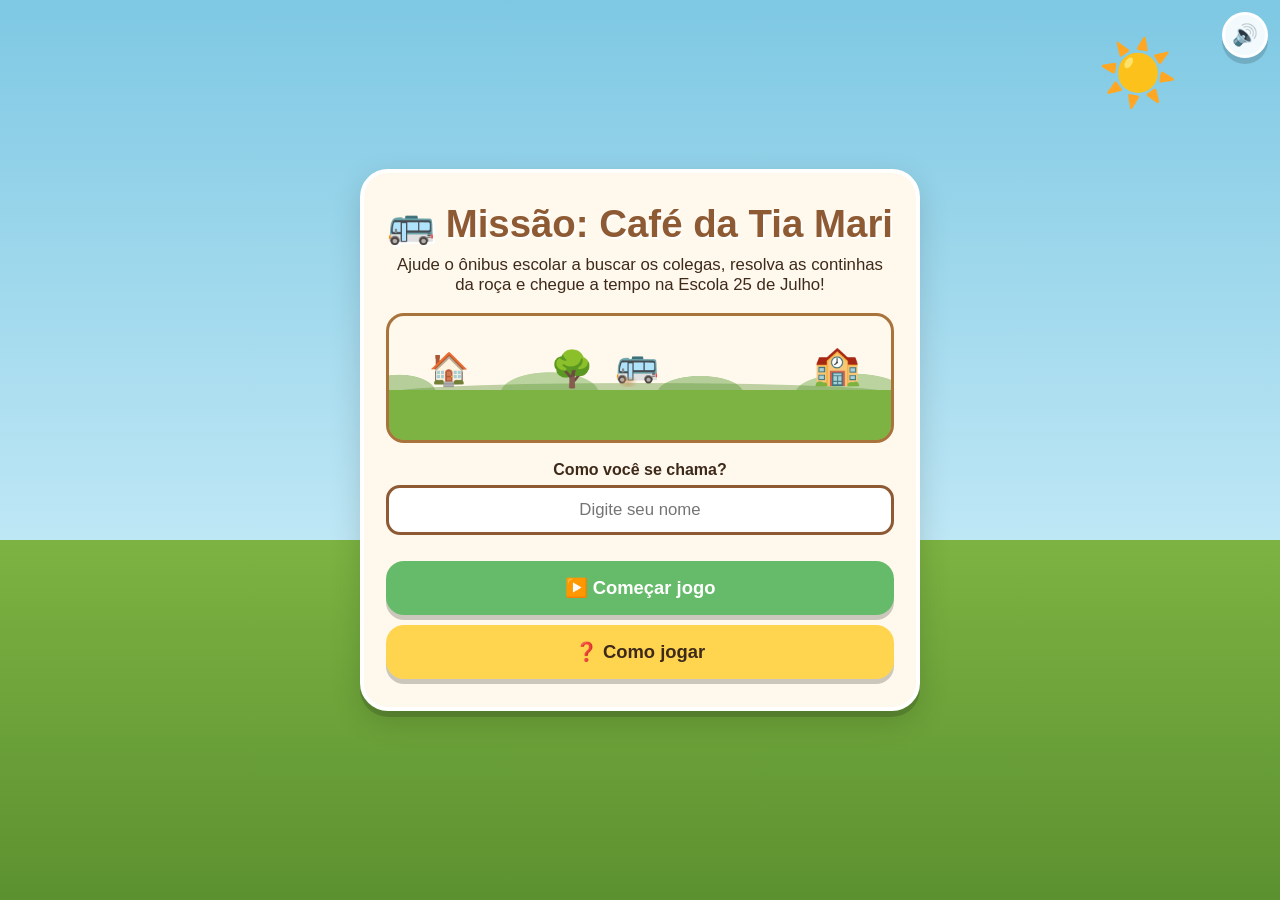
<file: index.html>
<!DOCTYPE html>
<html lang="pt-BR">
<head>
<meta charset="UTF-8">
<meta name="viewport" content="width=device-width, initial-scale=1.0, maximum-scale=1.0">
<title>Missão: Café da Tia Mari</title>
<link rel="stylesheet" href="style.css">
</head>
<body>

<div class="sky-bg" aria-hidden="true">
  <div class="sun">☀️</div>
  <div class="cloud cloud1">☁️</div>
  <div class="cloud cloud2">☁️</div>
  <div class="cloud cloud3">☁️</div>
</div>

<button id="btn-mute" class="mute-btn" title="Som ligado/desligado">🔊</button>

<!-- ===================== TELA INICIAL ===================== -->
<section id="screen-start" class="screen active">
  <div class="start-card">
    <h1 class="title">🚌 Missão: Café da Tia Mari</h1>
    <p class="subtitle">Ajude o ônibus escolar a buscar os colegas, resolva as continhas da roça e chegue a tempo na Escola 25 de Julho!</p>

    <div class="start-scene" aria-hidden="true">
      <div class="parallax-hills"></div>
      <div class="scene-hill"></div>
      <div class="scene-house">🏠</div>
      <div class="scene-tree">🌳</div>
      <div class="scene-bus">🚌</div>
      <div class="scene-dust"></div>
      <div class="scene-school">🏫</div>
      <div class="scene-grass"></div>
    </div>

    <label class="name-label" for="playerName">Como você se chama?</label>
    <input type="text" id="playerName" class="name-input" placeholder="Digite seu nome" maxlength="20">

    <button id="btn-start" class="btn btn-big btn-primary">▶️ Começar jogo</button>
    <button id="btn-howto" class="btn btn-big btn-secondary">❓ Como jogar</button>
  </div>
</section>

<!-- ===================== COMO JOGAR ===================== -->
<section id="screen-howto" class="screen">
  <div class="card howto-card">
    <h2>❓ Como jogar</h2>
    <ul class="howto-list">
      <li>🚌 O ônibus vai passar nas casas dos colegas.</li>
      <li>🔢 Em cada parada, responda uma continha de matemática da roça.</li>
      <li>✅ Acertou? O colega entra no ônibus, você ganha pontos e uma figurinha!</li>
      <li>❌ Errou? Não tem problema, a viagem continua!</li>
      <li>🎯 Junte 100 pontos para chegar à escola a tempo do café!</li>
      <li>🆘 Use as ajudas se precisar: colegas, carta e professora.</li>
      <li>🔥 Acerte seguido para fazer sequências especiais!</li>
    </ul>
    <button id="btn-howto-back" class="btn btn-big btn-primary">⬅️ Voltar</button>
  </div>
</section>

<!-- ===================== TELA DO MAPA ===================== -->
<section id="screen-map" class="screen">
  <header class="hud">
    <div class="hud-item">
      <span class="hud-label">Pontos</span>
      <span class="hud-value" id="hud-score">0</span>
      <span class="hud-goal">/ 100</span>
    </div>
    <div class="hud-progress-wrap">
      <div class="hud-progress-bar"><div id="hud-progress-fill" class="hud-progress-fill"></div></div>
    </div>
    <div class="hud-item">
      <span class="hud-label">No ônibus</span>
      <span class="hud-value" id="hud-onbus">0/11</span>
    </div>
    <div class="hud-item">
      <span class="hud-label">Parada</span>
      <span class="hud-value" id="hud-stop">0/11</span>
    </div>
  </header>

  <div id="streak-banner" class="streak-banner"></div>

  <div class="map-wrap">
    <div class="parallax-clouds" aria-hidden="true">
      <span>☁️</span><span>☁️</span><span>☁️</span>
    </div>
    <div class="parallax-hills-map" aria-hidden="true"></div>
    <div class="road" id="road">
      <div class="road-line"></div>
      <!-- houses injected by JS -->
    </div>
  </div>

  <div class="bus-panel">
    <h3>🚌 No ônibus:</h3>
    <div id="bus-passengers" class="bus-passengers"></div>
  </div>

  <div class="sticker-album">
    <h3>🏅 Álbum de figurinhas</h3>
    <div id="sticker-list" class="sticker-list"></div>
  </div>
</section>

<!-- ===================== TELA: PAUSA / MINI-EVENTO ===================== -->
<section id="screen-event" class="screen">
  <div class="card event-card">
    <div class="event-emoji" id="event-emoji">🐄</div>
    <p class="event-text" id="event-text">Uma vaquinha atravessa a estrada devagar...</p>
    <button id="btn-event-continue" class="btn btn-big btn-primary">▶️ Continuar viagem</button>
  </div>
</section>

<!-- ===================== TELA DE DESAFIO ===================== -->
<section id="screen-question" class="screen">
  <div class="question-card">
    <div class="stop-banner" id="stop-banner">Parada: Casa de ...</div>
    <div class="category-tag" id="category-tag">Categoria</div>
    <div class="question-visual" id="question-visual"></div>
    <p class="question-text" id="question-text">Pergunta...</p>

    <div class="answers-grid" id="answers-grid">
      <!-- buttons injected by JS -->
    </div>

    <div class="help-bar">
      <button id="btn-help-friends" class="btn btn-help">👫 Ajuda dos colegas <span id="help-friends-count" class="help-count">2</span></button>
      <button id="btn-help-card" class="btn btn-help">🃏 Carta de ajuda <span id="help-card-count" class="help-count">3</span></button>
      <button id="btn-help-teacher" class="btn btn-help">☎️ Ligar para a professora <span id="help-teacher-count" class="help-count">1</span></button>
    </div>

    <div id="feedback-banner" class="feedback-banner"></div>
  </div>
</section>

<!-- ===================== MODAL: AJUDA DOS COLEGAS ===================== -->
<div id="modal-friends" class="modal-overlay">
  <div class="modal-box bus-interior">
    <h3>👫 Ajuda dos colegas</h3>
    <div id="friends-votes" class="friends-votes"></div>
    <button id="btn-friends-close" class="btn btn-big btn-primary">✅ Voltar para responder</button>
  </div>
</div>

<!-- ===================== MODAL: CARTA DE AJUDA ===================== -->
<div id="modal-card" class="modal-overlay">
  <div class="modal-box card-modal">
    <h3>🃏 Carta de ajuda</h3>
    <div class="help-card" id="help-card-visual">
      <div class="help-card-inner">
        <div class="help-card-icon" id="card-icon">🎴</div>
        <div class="help-card-title" id="card-title">Virando a carta...</div>
        <div class="help-card-text" id="card-text"></div>
      </div>
    </div>
    <button id="btn-card-close" class="btn btn-big btn-primary">✅ Continuar</button>
  </div>
</div>

<!-- ===================== MODAL: LIGAR PARA PROFESSORA ===================== -->
<div id="modal-teacher" class="modal-overlay">
  <div class="modal-box teacher-modal">
    <h3 id="teacher-calling">☎️ Ligando para a Professora Dirlene...</h3>
    <div class="phone-call">
      <div class="teacher-avatar">👩‍🏫</div>
      <div class="phone-icon">📞</div>
    </div>
    <div class="teacher-bubble" id="teacher-tip"></div>
    <button id="btn-teacher-close" class="btn btn-big btn-primary">✅ Obrigado, professora!</button>
  </div>
</div>

<!-- ===================== TELA DESAFIOS EXTRAS ===================== -->
<section id="screen-extra-intro" class="screen">
  <div class="card">
    <h2>🚌 Quase lá!</h2>
    <p class="extra-text">O ônibus chegou pertinho da escola, mas ainda faltam alguns pontos para liberar o Café da Tia Mari!</p>
    <p class="extra-text">Vamos responder mais alguns desafios extras! 💪</p>
    <button id="btn-extra-continue" class="btn btn-big btn-primary">▶️ Continuar</button>
  </div>
</section>

<!-- ===================== TELA FINAL ===================== -->
<section id="screen-final" class="screen">
  <div class="card final-card">
    <div class="final-scene" aria-hidden="true">🏫🎉</div>
    <h2 id="final-title">Parabéns! Você chegou a tempo para o Café da Tia Mari!</h2>

    <div class="reward-steps" id="reward-steps">
      <div class="reward-step" id="reward-1">☕ Café da Tia Mari liberado</div>
      <div class="reward-step" id="reward-2">🏆 Prêmio da Professora Dirlene conquistado</div>
      <div class="reward-step" id="reward-3">🌟 Prêmio Master da Professora Ana conquistado</div>
    </div>

    <div class="certificate" id="certificate">
      <div class="certificate-title">🎓 Certificado de Guardião do Ônibus Escolar 🎓</div>
      <div class="certificate-name" id="certificate-name">Nome</div>
      <div class="certificate-text">Você ajudou os colegas, respondeu os desafios e chegou à Escola 25 de Julho!</div>
    </div>

    <button id="btn-play-again" class="btn btn-big btn-primary">🔁 Jogar novamente</button>
  </div>
</section>

<!-- Confetti / stars layer -->
<div id="fx-layer" class="fx-layer" aria-hidden="true"></div>

<script src="script.js"></script>
</body>
</html>
</file>
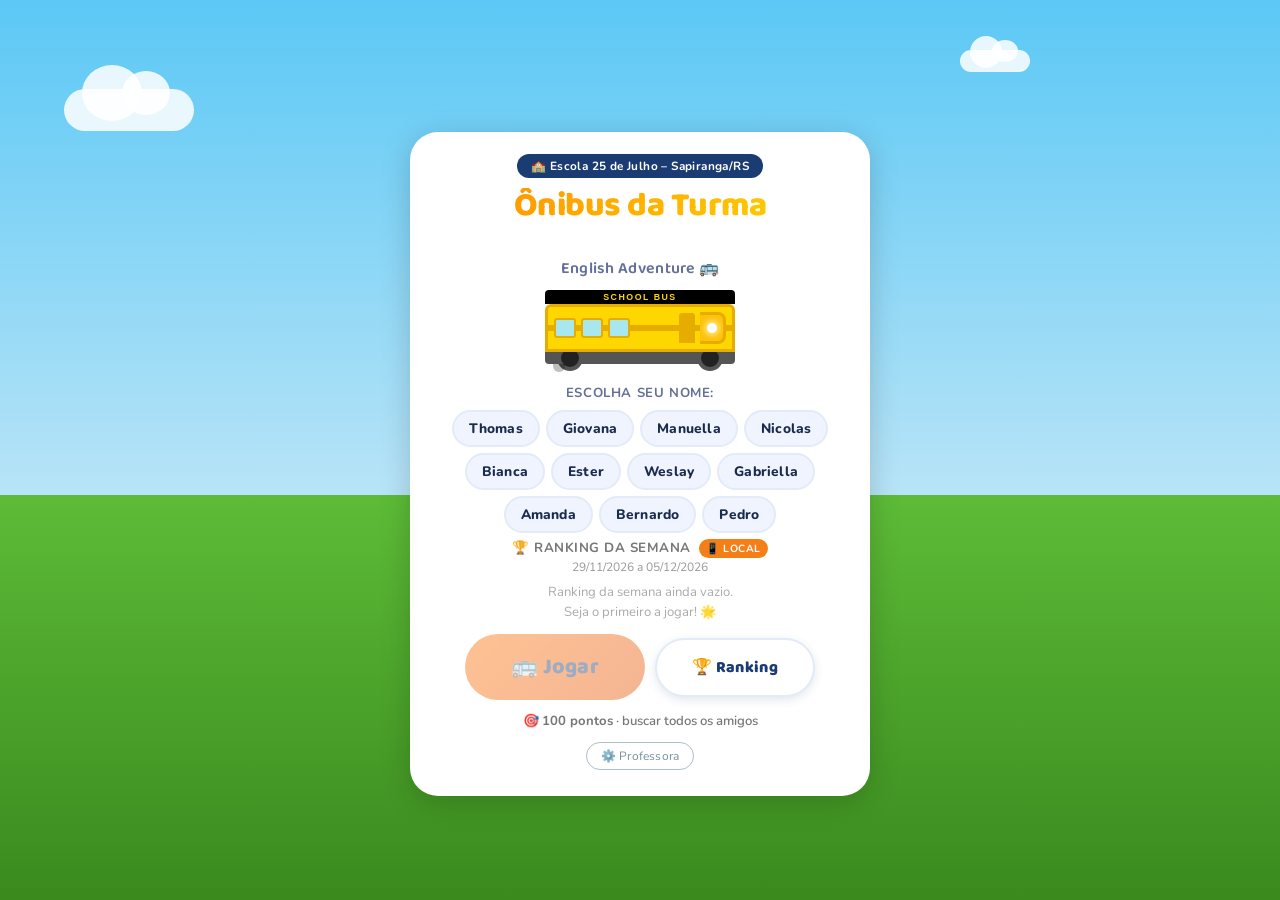
<file: english-bus-adventure/index.html>
<!DOCTYPE html>
<html lang="pt-BR">
<head>
  <meta charset="UTF-8" />
  <meta name="viewport" content="width=device-width, initial-scale=1.0" />
  <title>English Bus Adventure 🚌 – Escola 25 de Julho</title>
  <!-- favicon emoji inline – sem arquivo externo -->
  <link rel="icon" href="data:image/svg+xml,<svg xmlns='http://www.w3.org/2000/svg' viewBox='0 0 100 100'><text y='.9em' font-size='90'>🚌</text></svg>">
  <!-- Tipografia: Baloo 2 (títulos) + Nunito (interface). Requer internet (progressivo). -->
  <link rel="preconnect" href="https://fonts.googleapis.com" />
  <link rel="preconnect" href="https://fonts.gstatic.com" crossorigin />
  <link href="https://fonts.googleapis.com/css2?family=Baloo+2:wght@400;600;700;800;900&family=Nunito:wght@400;600;700;800;900&display=swap" rel="stylesheet" />
  <link rel="stylesheet" href="style.css" />
</head>
<body>

<!-- ══════════════════════════════════════════════
     TELA 1 – BEM-VINDO
     ══════════════════════════════════════════════ -->
<div id="screen-welcome" class="screen active">

  <div class="welcome-sky">
    <div class="cloud c1"></div>
    <div class="cloud c2"></div>
    <div class="cloud c3"></div>
  </div>

  <div class="welcome-card">
    <div class="school-badge">🏫 Escola 25 de Julho – Sapiranga/RS</div>

    <h1 class="game-title">
      <span class="title-bus">Ônibus da Turma</span><br>
      <span class="title-english">English Adventure 🚌</span>
    </h1>

    <!-- ônibus decorativo -->
    <div class="deco-bus" aria-hidden="true">
      <div class="db-sign">SCHOOL BUS</div>
      <div class="db-body">
        <div class="db-stripe"></div>
        <div class="db-windows">
          <div class="db-win"></div>
          <div class="db-win"></div>
          <div class="db-win"></div>
        </div>
        <div class="db-door"></div>
        <div class="db-nose">
          <div class="db-headlight"></div>
        </div>
      </div>
      <div class="db-axle">
        <div class="db-wheel"></div>
        <div class="db-wheel"></div>
      </div>
      <div class="db-exhaust"></div>
    </div>

    <!-- Seletor de aluno -->
    <div class="student-selector">
      <p class="selector-label">Escolha seu nome:</p>
      <div class="student-grid" id="student-grid"><!-- gerado pelo JS --></div>
    </div>
    <!-- prévia de nível do aluno selecionado -->
    <div id="student-level-preview" class="student-level-preview" style="display:none"></div>
    <!-- valor do aluno selecionado (preenchido via JS) -->
    <input type="hidden" id="player-name" value="" />

    <!-- Campo de código secreto (aparece após escolher o nome) -->
    <div id="secret-code-wrap" class="secret-code-wrap" style="display:none">
      <p id="secret-code-label" class="secret-code-label">🔐 Digite seu código secreto:</p>
      <div class="secret-code-row">
        <input id="secret-code-input"
               type="password"
               inputmode="numeric"
               pattern="[0-9]*"
               maxlength="2"
               autocomplete="off"
               placeholder="••"
               class="secret-code-input"
               aria-label="Código secreto de 2 dígitos" />
      </div>
      <p id="secret-code-error" class="secret-code-error" style="display:none"></p>
    </div>

    <!-- Pódio da semana (top 3) -->
    <div id="welcome-podium" class="welcome-podium-wrap"></div>

    <!-- Prévia de presentes (aparece quando aluno selecionado) -->
    <div id="gift-preview-wrap" class="gift-preview-wrap" style="display:none"></div>

    <div class="welcome-actions">
      <button id="btn-play" class="btn-play" disabled>🚌 Jogar</button>
      <button id="btn-ranking" class="btn-ranking">🏆 Ranking</button>
    </div>
    <div class="welcome-gift-actions" id="welcome-gift-actions" style="display:none">
      <button id="btn-send-gift-welcome" class="btn-gift-action">🎁 Mandar presente</button>
      <button id="btn-my-gifts-welcome" class="btn-gift-secondary">📬 Presentes<span id="btn-my-gifts-badge" class="gift-badge" style="display:none"></span></button>
    </div>

    <p class="welcome-goal">🎯 <strong>100 pontos</strong> · buscar todos os amigos</p>

    <!-- Botão discreto ADM (canto inferior) -->
    <button id="btn-admin" class="btn-admin-access" aria-label="Área da Professora">⚙️ Professora</button>
  </div>

  <div class="welcome-ground"></div>
</div><!-- /screen-welcome -->


<!-- ══════════════════════════════════════════════
     TELA 2 – JOGO
     ══════════════════════════════════════════════ -->
<div id="screen-game" class="screen">

  <!-- Cabeçalho -->
  <header id="game-header">
    <div id="score-area">
      <span class="star-icon">⭐</span>
      <span id="score-val">0</span>
      <span class="score-of">/100</span>
    </div>

    <div id="progress-track">
      <div id="progress-fill"></div>
      <div id="progress-bus">🚌</div>
    </div>

    <button id="btn-sound" class="icon-btn" title="Ligar/desligar som">🔊</button>
  </header>

  <!-- Barra dos amigos -->
  <div id="friends-bar" aria-label="Amigos no ônibus">
    <!-- gerado pelo JS -->
  </div>

  <!-- Cena rural -->
  <div id="scene" role="img" aria-label="Estrada rural com ônibus">
    <div id="scene-sky">
      <div class="cloud gc1"></div>
      <div class="cloud gc2"></div>
    </div>
    <div id="scene-hills">
      <div class="hill hl1"></div>
      <div class="hill hl2"></div>
    </div>
    <div id="scene-trees">
      <!-- árvores geradas pelo JS -->
    </div>
    <div id="scene-road">
      <div class="road-dash-strip"></div>
      <!-- paradas geradas pelo JS -->
    </div>

    <!-- ônibus -->
    <div id="game-bus" aria-label="Ônibus escolar">
      <div class="gb-sign">SCHOOL BUS</div>
      <div class="gb-body">
        <div class="gb-windows">
          <div class="gb-win"></div>
          <div class="gb-win"></div>
          <div class="gb-win w-face"></div>
        </div>
        <div class="gb-door"></div>
        <div class="gb-nose"><div class="gb-light"></div></div>
      </div>
      <div class="gb-axle">
        <div class="gb-wheel"></div>
        <div class="gb-wheel"></div>
      </div>
    </div>

    <!-- escola no final da estrada -->
    <div id="school-end">
      <div class="school-emoji">🏫</div>
      <div class="school-label">ESCOLA</div>
    </div>

    <!-- popup do amigo sendo buscado -->
    <div id="friend-popup" class="hidden" aria-live="polite">
      <div id="fp-bubble"></div>
      <div id="fp-avatar"></div>
      <div id="fp-name"></div>
    </div>
  </div><!-- /scene -->

  <!-- Card da pergunta -->
  <div id="question-card">
    <div id="q-top">
      <span id="q-cat-badge">🎨 Colors</span>
      <span id="q-num">Pergunta 1</span>
    </div>
    <div id="q-emoji" aria-hidden="true"></div>
    <div id="q-text-row">
      <div id="q-text" role="heading" aria-level="2">Carregando...</div>
      <button id="btn-speak-q" class="speak-btn" aria-label="Ouvir pergunta em inglês" title="Ouvir pergunta em inglês">🔊</button>
    </div>

    <!-- Dica da ajuda (hint/professora) – some ao responder -->
    <div id="feedback-msg" aria-live="polite"></div>

    <!-- Grade de alternativas -->
    <div id="options-grid">
      <div class="answer-row" id="opt0" data-idx="0"></div>
      <div class="answer-row" id="opt1" data-idx="1"></div>
      <div class="answer-row" id="opt2" data-idx="2"></div>
      <div class="answer-row" id="opt3" data-idx="3"></div>
    </div>

    <!-- ── Painel de resultado (aparece depois de responder) ── -->
    <div id="answer-result" class="ar-hidden" aria-live="assertive">
      <div class="ar-icon-row">
        <span id="ar-icon" class="ar-icon"></span>
        <div class="ar-text-block">
          <div id="ar-title" class="ar-title"></div>
          <div id="ar-points" class="ar-points"></div>
        </div>
      </div>
      <div id="ar-friend" class="ar-friend"></div>
      <div id="ar-friend-phrase" class="ar-friend-phrase"></div>
      <div id="ar-correct" class="ar-correct"></div>
      <div id="ar-explanation" class="ar-explanation"></div>
      <button id="btn-repeat-speech" class="speak-btn ar-repeat-btn" aria-label="Ouvir novamente">
        🔊 Ouvir novamente
      </button>
      <button id="btn-next-stop" class="btn-next-stop">
        🚌 Próxima Parada →
      </button>
    </div>
  </div><!-- /question-card -->

  <!-- Delta de pontuação flutuante -->
  <div id="score-delta" aria-hidden="true"></div>

  <!-- Barra de ajudas -->
  <div id="help-bar">
    <button class="help-btn" id="hbtn-friend" aria-label="Pedir ajuda aos amigos">
      <span class="hb-icon">👥</span>
      <span class="hb-label">Amigos</span>
      <span class="hb-count" id="hc-friend">3</span>
    </button>
    <button class="help-btn" id="hbtn-hint" aria-label="Ler uma dica">
      <span class="hb-icon">📝</span>
      <span class="hb-label">Dica</span>
      <span class="hb-count" id="hc-hint">2</span>
    </button>
    <button class="help-btn" id="hbtn-teacher" aria-label="Ligar para a professora">
      <span class="hb-icon">📞</span>
      <span class="hb-label">Professora</span>
      <span class="hb-count" id="hc-teacher">1</span>
    </button>
  </div>

</div><!-- /screen-game -->


<!-- ══════════════════════════════════════════════
     TELA 3 – MODAL "AMIGOS DÃO PALPITES"
     ══════════════════════════════════════════════ -->
<div id="modal-friend-help" class="modal hidden" role="dialog" aria-modal="true" aria-labelledby="mfh-title">
  <div class="modal-box friend-hint-box">
    <div class="mfh-bus-icon">🚌</div>
    <h3 id="mfh-title">Seus amigos dão palpites!</h3>
    <p class="mfh-sub">Ouça o que eles acham, mas você decide! 🤔</p>
    <div id="friend-hints-row">
      <!-- preenchido pelo JS -->
    </div>
    <button id="btn-speak-all-hints" class="speak-btn speak-all-btn" aria-label="Ouvir todos os palpites">
      🔊 Ouvir todos
    </button>
    <button id="btn-close-fh" class="btn-continue">Entendi! Vou pensar... 💭</button>
  </div>
</div>

<!-- ══════════════════════════════════════════════
     TELA 3b – MODAL "AMIGO EMBARCOU"
     ══════════════════════════════════════════════ -->
<div id="modal-boarded" class="modal hidden" role="dialog" aria-modal="true" aria-labelledby="mb-title">
  <div class="modal-box boarding-box">
    <div class="mb-avatar" id="mb-avatar">👦</div>
    <h2 id="mb-title"></h2>

    <!-- card inglês -->
    <div class="mb-phrase-card mb-en">
      <span class="mb-flag">🇺🇸</span>
      <div class="mb-phrase-content">
        <span class="mb-phrase-label">em inglês:</span>
        <span id="mb-phrase-en" class="mb-phrase-text"></span>
      </div>
      <button id="mb-speak-en" class="mb-speak-btn" aria-label="Ouvir em inglês">🔊</button>
    </div>

    <!-- card português -->
    <div class="mb-phrase-card mb-pt">
      <span class="mb-flag">🇧🇷</span>
      <div class="mb-phrase-content">
        <span class="mb-phrase-label">em português:</span>
        <span id="mb-phrase-pt" class="mb-phrase-text"></span>
      </div>
      <button id="mb-speak-pt" class="mb-speak-btn" aria-label="Ouvir em português">🔊</button>
    </div>

    <button id="btn-continue" class="btn-continue btn-continue-boarding">🚌 Continuar</button>
  </div>
</div>


<!-- ══════════════════════════════════════════════
     MODAL – RANKING SEMANAL
     (localStorage – só este navegador;
      para ranking real entre alunos em casas
      diferentes: conectar ao Supabase/Firebase)
     ══════════════════════════════════════════════ -->
<div id="modal-ranking" class="modal hidden" role="dialog" aria-modal="true" aria-labelledby="rank-modal-title">
  <div class="modal-box ranking-modal-box">
    <div class="rank-header">
      <h3 id="rank-modal-title">🏆 Ranking da Semana</h3>
      <p class="rank-subtitle">Escola 25 de Julho</p>
    </div>
    <div id="ranking-content"><!-- preenchido pelo JS --></div>
    <div class="rank-footer">
      <button id="btn-clear-ranking" class="btn-clear-rank">🗑️ Limpar ranking local</button>
      <button id="btn-close-ranking" class="btn-continue">✕ Fechar</button>
    </div>
  </div>
</div>


<!-- ══════════════════════════════════════════════
     MODAL – CERTIFICADO DO CAMPEÃO DA SEMANA
     ══════════════════════════════════════════════ -->
<div id="modal-champ-cert" class="modal hidden" role="dialog" aria-modal="true" aria-labelledby="champ-cert-title">
  <div class="modal-box champ-cert-modal-box">
    <!-- conteúdo gerado pelo JS em openChampionCertificate() -->
    <div id="champ-cert-content"></div>
    <div class="champ-cert-actions">
      <button id="btn-print-champ-cert" class="btn-print">🖨️ Imprimir certificado</button>
      <button id="btn-close-champ-cert" class="btn-continue">✕ Fechar</button>
    </div>
  </div>
</div>


<!-- ══════════════════════════════════════════════
     TELA 4 – VITÓRIA / CERTIFICADO
     ══════════════════════════════════════════════ -->
<div id="screen-victory" class="screen">

  <div id="confetti-layer" aria-hidden="true"></div>

  <div id="victory-header">
    <div class="v-bus-row">🚌🎉</div>
    <h1 class="v-title">Parabéns!</h1>
    <p class="v-sub">Você chegou na escola com todos os seus amigos!</p>
  </div>

  <!-- Certificado -->
  <div id="certificate">
    <div class="cert-border-outer">
      <div class="cert-border-inner">

        <div class="cert-school-name">🏫 Escola Municipal 25 de Julho<br>
          <small>Sapiranga – RS</small>
        </div>

        <div class="cert-trophy">🏆</div>

        <h2 class="cert-title">Certificado de Conquista</h2>
        <p class="cert-sub">English Bus Adventure 🚌</p>

        <div class="cert-rule">✦ ✦ ✦ ✦ ✦</div>

        <p class="cert-body-text">Certificamos que o(a) aluno(a)</p>

        <div class="cert-student-name" id="cert-name">_____________</div>

        <p class="cert-body-text">
          completou o <strong>Ônibus da Turma</strong><br>
          e trouxe todos os amigos para a escola!
        </p>

        <div class="cert-stats">
          <div class="cs-box">
            <span class="cs-num" id="cert-pts">0</span>
            <span class="cs-lbl">pontos</span>
          </div>
          <div class="cs-box">
            <span class="cs-num" id="cert-correct">0</span>
            <span class="cs-lbl">certas</span>
          </div>
          <div class="cs-box">
            <span class="cs-num" id="cert-stars">⭐⭐⭐</span>
            <span class="cs-lbl">estrelas</span>
          </div>
        </div>

        <div class="cert-rule">✦ ✦ ✦ ✦ ✦</div>

        <!-- Dados do ranking no certificado (preenchido pelo JS) -->
        <div id="cert-rank-info" class="cert-rank-info"></div>

        <div class="cert-footer">
          <div class="cert-sig">
            <div class="cert-sig-line"></div>
            <span>Professora / Teacher</span>
          </div>
          <div class="cert-date" id="cert-date"></div>
        </div>

      </div>
    </div>
  </div><!-- /certificate -->

  <div class="victory-actions">
    <button id="btn-send-gift-victory" class="btn-gift-action">🎁 Mandar presente</button>
    <button class="btn-print" onclick="window.print()">🖨️ Imprimir</button>
    <button id="btn-ranking-v" class="btn-ranking victory-rank-btn">🏆 Ranking</button>
    <button class="btn-replay" id="btn-replay">🔄 Jogar de novo</button>
  </div>

</div><!-- /screen-victory -->


<!-- Toast de status do envio online (visível brevemente após terminar partida) -->
<div id="online-status" class="online-toast" aria-live="polite" style="display:none"></div>

<!-- ══════════════════════════════════════════════
     MODAL – NOTIFICAÇÃO DE PRESENTES NOVOS
     (aparece automaticamente após validar o código)
     ══════════════════════════════════════════════ -->
<div id="modal-gift-notify" class="modal hidden" role="dialog" aria-modal="true" aria-labelledby="gn-title">
  <div class="modal-box gift-notify-box">
    <div class="gn-header">
      <div class="gn-trophy">🎁</div>
      <h3 id="gn-title">Você recebeu presentes!</h3>
      <p id="gn-subtitle" class="gn-subtitle"></p>
    </div>
    <div id="gn-list" class="gn-list"><!-- preenchido pelo JS --></div>
    <div class="gn-actions">
      <button id="btn-gn-play"  class="btn-gn-play">🚌 Que legal! Jogar</button>
      <button id="btn-gn-view"  class="btn-gn-view">🎁 Ver presentes</button>
    </div>
  </div>
</div>


<!-- ══════════════════════════════════════════════
     MODAL – ENVIAR PRESENTE
     ══════════════════════════════════════════════ -->
<div id="modal-send-gift" class="modal hidden" role="dialog" aria-modal="true" aria-labelledby="send-gift-modal-title">
  <div class="modal-box gift-modal-box">
    <div class="gift-modal-header">
      <h3 id="send-gift-modal-title">🎁 Mandar presente</h3>
      <p class="gift-modal-sub">Escolha um amigo e um presente</p>
    </div>
    <div id="send-gift-content"><!-- preenchido pelo JS --></div>
    <div class="gift-modal-footer">
      <button id="btn-close-send-gift" class="btn-continue">✕ Fechar</button>
    </div>
  </div>
</div>


<!-- ══════════════════════════════════════════════
     MODAL – PRESENTES RECEBIDOS
     ══════════════════════════════════════════════ -->
<div id="modal-received-gifts" class="modal hidden" role="dialog" aria-modal="true" aria-labelledby="received-gifts-modal-title">
  <div class="modal-box gift-modal-box">
    <div class="gift-modal-header">
      <h3 id="received-gifts-modal-title">📬 Seus presentes</h3>
      <p class="gift-modal-sub">Esta semana</p>
    </div>
    <div id="received-gifts-content"><!-- preenchido pelo JS --></div>
    <div class="gift-modal-footer">
      <button id="btn-close-received-gifts" class="btn-continue">✕ Fechar</button>
    </div>
  </div>
</div>


<!-- ══════════════════════════════════════════════
     MODAL – LOGIN DA PROFESSORA
     ══════════════════════════════════════════════ -->
<div id="modal-admin-login" class="modal hidden" role="dialog" aria-modal="true" aria-labelledby="adm-login-title">
  <div class="modal-box adm-login-box">
    <h3 id="adm-login-title">🔐 Área da Professora</h3>
    <p class="adm-login-sub">Digite a senha para continuar.</p>
    <input id="adm-password" type="password" class="adm-input" placeholder="Senha" inputmode="numeric" maxlength="6" autocomplete="off" />
    <div id="adm-login-error" class="adm-error" style="display:none"></div>
    <div class="adm-login-actions">
      <button id="btn-adm-login-submit" class="btn-adm-primary">Entrar</button>
      <button id="btn-adm-login-cancel" class="btn-adm-cancel">Cancelar</button>
    </div>
  </div>
</div>

<!-- ══════════════════════════════════════════════
     MODAL – PAINEL ADMINISTRATIVO
     ══════════════════════════════════════════════ -->
<div id="modal-admin-panel" class="modal hidden" role="dialog" aria-modal="true" aria-labelledby="adm-panel-title">
  <div class="modal-box adm-panel-box">

    <div class="adm-panel-header">
      <h3 id="adm-panel-title">⚙️ Painel da Professora</h3>
      <p class="adm-panel-notice">Área restrita — apenas para a professora.</p>
      <button id="btn-adm-panel-close" class="adm-close-btn" aria-label="Fechar painel">✕</button>
    </div>

    <!-- Semana atual -->
    <div id="adm-week-label" class="adm-week-label"></div>

    <!-- Seção principal: botões de ação -->
    <div id="adm-main-section">
      <div class="adm-section-grid">
        <button class="adm-card-btn" id="btn-adm-students">
          <span class="adm-card-icon">👧</span>
          <span class="adm-card-label">Alunos</span>
        </button>
        <button class="adm-card-btn" id="btn-adm-add-student">
          <span class="adm-card-icon">➕</span>
          <span class="adm-card-label">Adicionar aluno</span>
        </button>
        <button class="adm-card-btn adm-danger-soft" id="btn-adm-reset-scores">
          <span class="adm-card-icon">🏆</span>
          <span class="adm-card-label">Resetar ranking</span>
        </button>
        <button class="adm-card-btn adm-danger-soft" id="btn-adm-reset-gifts">
          <span class="adm-card-icon">🎁</span>
          <span class="adm-card-label">Resetar presentes</span>
        </button>
        <button class="adm-card-btn adm-danger" id="btn-adm-reset-all">
          <span class="adm-card-icon">🔄</span>
          <span class="adm-card-label">Resetar tudo</span>
        </button>
      </div>
      <div id="adm-action-feedback" class="adm-feedback" style="display:none"></div>
    </div>

    <!-- Sub-seção: lista de alunos -->
    <div id="adm-students-section" class="adm-sub-section hidden">
      <button class="adm-back-btn" id="btn-adm-back-students">← Voltar</button>
      <h4 class="adm-sub-title">👧 Alunos e Códigos</h4>
      <div id="adm-students-list" class="adm-students-list">
        <div class="adm-loading">Carregando...</div>
      </div>
    </div>

    <!-- Sub-seção: adicionar aluno -->
    <div id="adm-add-section" class="adm-sub-section hidden">
      <button class="adm-back-btn" id="btn-adm-back-add">← Voltar</button>
      <h4 class="adm-sub-title">➕ Adicionar Aluno</h4>
      <label class="adm-field-label">Nome do aluno</label>
      <input id="adm-new-name" type="text" class="adm-input" placeholder="Nome" maxlength="30" />
      <label class="adm-field-label">Código secreto (2 dígitos)</label>
      <input id="adm-new-code" type="text" class="adm-input" placeholder="Ex: 42" maxlength="2" inputmode="numeric" pattern="[0-9]{2}" />
      <div id="adm-add-error" class="adm-error" style="display:none"></div>
      <div id="adm-add-success" class="adm-success" style="display:none"></div>
      <button id="btn-adm-save-student" class="btn-adm-primary" style="margin-top:10px">💾 Salvar aluno</button>
    </div>

  </div>
</div>

<script src="script.js"></script>
</body>
</html>
</file>
<file: style.css>
/* ===================== RESET & BASE ===================== */
* { box-sizing: border-box; margin: 0; padding: 0; }

:root{
  --sky-top: #7EC8E3;
  --sky-bottom: #BEE7F5;
  --grass: #7CB342;
  --grass-dark: #5C9130;
  --dirt: #C8935B;
  --dirt-dark: #A9743B;
  --sun: #FFD54F;
  --bus-yellow: #FFC107;
  --wood: #8D5A34;
  --white: #FFFFFF;
  --card-bg: #FFF8EC;
  --text-dark: #3E2A1A;
  --correct: #66BB6A;
  --wrong: #EF5350;
  --purple: #9575CD;
  --shadow: 0 6px 0 rgba(0,0,0,0.15);
}

html, body{
  height: 100%;
  font-family: 'Comic Sans MS', 'Trebuchet MS', Verdana, sans-serif;
  color: var(--text-dark);
  overflow-x: hidden;
  background: linear-gradient(to bottom, var(--sky-top), var(--sky-bottom) 60%, var(--grass) 60%, var(--grass-dark) 100%);
  min-height: 100vh;
}

button{ font-family: inherit; cursor: pointer; border: none; }
input{ font-family: inherit; }

/* ===================== SKY DECORATIONS ===================== */
.sky-bg{
  position: fixed;
  inset: 0;
  z-index: 0;
  pointer-events: none;
  overflow: hidden;
}
.sun{
  position: absolute;
  top: 4%;
  right: 8%;
  font-size: 4rem;
  animation: pulse 4s ease-in-out infinite;
}
.cloud{
  position: absolute;
  font-size: 2.5rem;
  opacity: 0.9;
  animation: drift 40s linear infinite;
}
.cloud1{ top: 8%; left: -10%; animation-duration: 50s; }
.cloud2{ top: 15%; left: -20%; animation-duration: 70s; animation-delay: -20s; font-size: 2rem;}
.cloud3{ top: 5%; left: -30%; animation-duration: 60s; animation-delay: -35s; font-size: 3rem;}

@keyframes drift{
  from{ transform: translateX(0); }
  to{ transform: translateX(140vw); }
}
@keyframes pulse{
  0%,100%{ transform: scale(1); }
  50%{ transform: scale(1.08); }
}

/* ===================== MUTE BUTTON ===================== */
.mute-btn{
  position: fixed;
  top: 12px;
  right: 12px;
  z-index: 60;
  background: rgba(255,255,255,0.9);
  border: 3px solid #fff;
  border-radius: 50%;
  width: 46px;
  height: 46px;
  font-size: 1.3rem;
  box-shadow: var(--shadow);
}
.mute-btn:active{ transform: translateY(2px); }

/* ===================== SCREENS ===================== */
.screen{
  display: none;
  position: relative;
  z-index: 1;
  min-height: 100vh;
  padding: 20px 14px 40px;
  align-items: center;
  justify-content: center;
  flex-direction: column;
}
.screen.active{ display: flex; }

/* ===================== CARDS ===================== */
.card, .start-card, .question-card, .final-card, .howto-card{
  background: var(--card-bg);
  border-radius: 28px;
  padding: 28px 22px;
  max-width: 560px;
  width: 100%;
  box-shadow: var(--shadow), 0 10px 30px rgba(0,0,0,0.15);
  border: 4px solid #fff;
  text-align: center;
}

/* ===================== START SCREEN ===================== */
.title{
  font-size: 2rem;
  color: var(--wood);
  text-shadow: 2px 2px 0 #fff;
  margin-bottom: 8px;
  line-height: 1.2;
}
.subtitle{
  font-size: 1.05rem;
  margin-bottom: 18px;
  color: var(--text-dark);
}

.start-scene{
  position: relative;
  height: 130px;
  background: linear-gradient(to bottom, transparent 60%, var(--dirt) 60%, var(--dirt) 100%);
  border-radius: 18px;
  overflow: hidden;
  margin-bottom: 18px;
  border: 3px solid var(--dirt-dark);
}
.scene-grass{
  position: absolute; bottom: 0; left: 0; right: 0; height: 40%;
  background: var(--grass);
}
.scene-hill{
  position: absolute; bottom: 30%; left: 0; right: 0; height: 20px;
  background: var(--grass-dark);
  border-radius: 50%;
  opacity: 0.4;
}
.parallax-hills{
  position: absolute;
  bottom: 38%; left: -10%; right: -10%; height: 30px;
  background: radial-gradient(ellipse 60px 30px at 10% 100%, #6FA84B 60%, transparent 62%),
              radial-gradient(ellipse 80px 34px at 35% 100%, #79b154 60%, transparent 62%),
              radial-gradient(ellipse 70px 28px at 60% 100%, #6FA84B 60%, transparent 62%),
              radial-gradient(ellipse 90px 32px at 85% 100%, #79b154 60%, transparent 62%);
  opacity: 0.5;
  animation: hillsdrift 30s linear infinite;
}
@keyframes hillsdrift{
  from{ transform: translateX(0); }
  to{ transform: translateX(-8%); }
}
.scene-house{ position: absolute; bottom: 42%; left: 8%; font-size: 2rem; }
.scene-tree{ position: absolute; bottom: 40%; left: 32%; font-size: 2.2rem; }
.scene-school{ position: absolute; bottom: 42%; right: 6%; font-size: 2.4rem; }
.scene-bus{
  position: absolute; bottom: 44%; left: 45%; font-size: 2.2rem;
  animation: busmove 5s ease-in-out infinite;
}
.scene-dust{
  position: absolute; bottom: 43%; left: 45%; width: 26px; height: 10px;
  background: radial-gradient(circle, rgba(200,147,91,0.6), transparent 70%);
  border-radius: 50%;
  animation: dustmove 5s ease-in-out infinite;
}
@keyframes dustmove{
  0%,100%{ left: 24%; opacity: 0.7; }
  50%{ left: 49%; opacity: 0.3; }
}
@keyframes busmove{
  0%,100%{ left: 30%; }
  50%{ left: 55%; }
}

.name-label{ display: block; font-weight: bold; margin-bottom: 6px; }
.name-input{
  width: 100%;
  padding: 12px 14px;
  border-radius: 14px;
  border: 3px solid var(--wood);
  font-size: 1.05rem;
  margin-bottom: 16px;
  text-align: center;
}

/* ===================== BUTTONS ===================== */
.btn{
  border-radius: 18px;
  font-weight: bold;
  transition: transform 0.1s ease, filter 0.15s ease;
}
.btn:active{ transform: translateY(3px); }
.btn-big{
  display: block;
  width: 100%;
  padding: 16px 18px;
  font-size: 1.15rem;
  margin-top: 10px;
  box-shadow: 0 5px 0 rgba(0,0,0,0.2);
}
.btn-primary{
  background: var(--correct);
  color: #fff;
}
.btn-primary:hover{ filter: brightness(1.06); }
.btn-secondary{
  background: var(--sun);
  color: var(--text-dark);
}
.btn-secondary:hover{ filter: brightness(1.06); }

/* ===================== HOW TO PLAY ===================== */
.howto-list{
  list-style: none;
  text-align: left;
  margin: 14px 0 6px;
  display: flex;
  flex-direction: column;
  gap: 12px;
  font-size: 1.05rem;
}
.howto-list li{
  background: #fff;
  padding: 10px 14px;
  border-radius: 14px;
  border: 2px solid #eee;
}

/* ===================== HUD (MAP SCREEN) ===================== */
.hud{
  width: 100%;
  max-width: 700px;
  background: rgba(255,255,255,0.92);
  border-radius: 20px;
  padding: 12px 16px;
  display: flex;
  flex-wrap: wrap;
  align-items: center;
  gap: 10px 16px;
  justify-content: space-between;
  box-shadow: var(--shadow);
  border: 3px solid #fff;
  margin-bottom: 16px;
}
.hud-item{ text-align: center; min-width: 70px; }
.hud-label{ display: block; font-size: 0.75rem; color: #777; }
.hud-value{ display: block; font-size: 1.3rem; font-weight: bold; color: var(--wood); }
.hud-goal{ font-size: 0.85rem; color: #999; }
.hud-progress-wrap{ flex: 1 1 160px; min-width: 140px; }
.hud-progress-bar{
  width: 100%;
  height: 16px;
  background: #eee;
  border-radius: 10px;
  overflow: hidden;
  border: 2px solid #ddd;
}
.hud-progress-fill{
  height: 100%;
  width: 0%;
  background: linear-gradient(90deg, #FFD54F, #66BB6A);
  transition: width 0.5s ease;
  border-radius: 10px;
}

/* ===================== STREAK BANNER ===================== */
.streak-banner{
  min-height: 0;
  text-align: center;
  font-weight: bold;
  color: #E65100;
  font-size: 1rem;
  margin-bottom: 8px;
  transition: all 0.3s ease;
}
.streak-banner.show{ min-height: 24px; }

/* ===================== MAP / ROAD ===================== */
.map-wrap{
  position: relative;
  width: 100%;
  max-width: 700px;
  background: linear-gradient(to bottom, #BEE7F5, rgba(255,255,255,0.5) 40%);
  border-radius: 20px;
  padding: 10px;
  margin-bottom: 16px;
  overflow: hidden;
}
.map-wrap .road{ overflow-x: auto; }
.parallax-clouds{
  position: absolute;
  top: 4px; left: 0; right: 0; height: 26px;
  pointer-events: none;
  font-size: 1.3rem;
  opacity: 0.7;
}
.parallax-clouds span{
  position: absolute;
  animation: drift 34s linear infinite;
}
.parallax-clouds span:nth-child(1){ top: 0; animation-duration: 28s; }
.parallax-clouds span:nth-child(2){ top: 8px; animation-duration: 42s; animation-delay: -10s; }
.parallax-clouds span:nth-child(3){ top: 2px; animation-duration: 36s; animation-delay: -22s; }
.parallax-hills-map{
  position: absolute;
  top: 26px; left: -10%; right: -10%; height: 20px;
  background: radial-gradient(ellipse 60px 20px at 15% 100%, #8fbf63 60%, transparent 62%),
              radial-gradient(ellipse 70px 22px at 50% 100%, #7CB342 60%, transparent 62%),
              radial-gradient(ellipse 60px 20px at 85% 100%, #8fbf63 60%, transparent 62%);
  opacity: 0.5;
}
.road{
  position: relative;
  min-width: 900px;
  height: 170px;
  background: linear-gradient(to bottom, var(--dirt), var(--dirt-dark));
  border-radius: 16px;
  display: flex;
  align-items: flex-end;
  padding: 10px 20px;
  gap: 10px;
}
.road-line{
  position: absolute;
  top: 50%;
  left: 0; right: 0;
  height: 4px;
  background: repeating-linear-gradient(90deg, #fff 0 20px, transparent 20px 40px);
  opacity: 0.6;
}
.house-stop{
  position: relative;
  flex: 1;
  text-align: center;
  font-size: 1.6rem;
  z-index: 1;
}
.house-stop .house-emoji{ display: block; }
.house-stop .house-name{
  font-size: 0.7rem;
  font-weight: bold;
  background: #fff;
  border-radius: 8px;
  padding: 2px 4px;
  margin-top: 2px;
  white-space: nowrap;
}
.house-stop.visited .house-emoji{ opacity: 0.4; }
.house-stop.current .house-emoji{ animation: bounce 0.7s ease-in-out infinite; }
@keyframes bounce{
  0%,100%{ transform: translateY(0); }
  50%{ transform: translateY(-8px); }
}
.road-bus{
  position: absolute;
  bottom: 6px;
  font-size: 2.4rem;
  transition: left 0.8s ease;
  z-index: 2;
  animation: buswiggle 0.5s ease-in-out infinite;
}
@keyframes buswiggle{
  0%,100%{ transform: translateY(0) rotate(0deg); }
  50%{ transform: translateY(-2px) rotate(-2deg); }
}

.bus-panel{
  width: 100%;
  max-width: 700px;
  background: rgba(255,255,255,0.9);
  border-radius: 20px;
  padding: 12px 16px;
  text-align: center;
}

/* ===================== STICKER ALBUM ===================== */
.sticker-album{
  width: 100%;
  max-width: 700px;
  background: rgba(255,255,255,0.85);
  border-radius: 20px;
  padding: 10px 16px;
  text-align: center;
  margin-top: 10px;
}
.sticker-list{
  display: flex;
  flex-wrap: wrap;
  gap: 6px;
  justify-content: center;
  margin-top: 6px;
  min-height: 30px;
}
.sticker-chip{
  font-size: 1.4rem;
  background: #FFF3C4;
  border-radius: 10px;
  padding: 4px 6px;
  animation: stickerpop 0.4s ease;
}
@keyframes stickerpop{
  from{ transform: scale(0); }
  to{ transform: scale(1); }
}

/* ===================== EVENT / PAUSE SCREEN ===================== */
.event-card{ background: #FFF8EC; }
.event-emoji{
  font-size: 3.5rem;
  margin-bottom: 10px;
  animation: eventbob 1.4s ease-in-out infinite;
}
@keyframes eventbob{
  0%,100%{ transform: translateY(0); }
  50%{ transform: translateY(-8px); }
}
.event-text{ font-size: 1.1rem; margin-bottom: 14px; }
.bus-passengers{
  display: flex;
  flex-wrap: wrap;
  gap: 8px;
  justify-content: center;
  margin-top: 6px;
  min-height: 30px;
}
.passenger-chip{
  background: var(--sun);
  border-radius: 14px;
  padding: 4px 10px;
  font-size: 0.9rem;
  font-weight: bold;
}

/* ===================== QUESTION SCREEN ===================== */
.stop-banner{
  background: var(--wood);
  color: #fff;
  border-radius: 14px;
  padding: 8px 12px;
  font-weight: bold;
  margin-bottom: 8px;
  font-size: 1rem;
}
.category-tag{
  display: inline-block;
  background: var(--purple);
  color: #fff;
  border-radius: 20px;
  padding: 4px 14px;
  font-size: 0.8rem;
  margin-bottom: 12px;
}
.question-visual{
  display: flex;
  flex-wrap: wrap;
  gap: 6px;
  justify-content: center;
  min-height: 0;
  margin-bottom: 0;
  font-size: 1.8rem;
}
.question-visual:not(:empty){
  min-height: 40px;
  margin-bottom: 10px;
  background: #fff;
  border-radius: 14px;
  padding: 10px;
  border: 2px dashed #ddd;
}
.question-visual span{
  animation: stickerpop 0.3s ease;
}

.question-text{
  font-size: 1.15rem;
  font-weight: bold;
  margin-bottom: 18px;
  line-height: 1.4;
}
.answers-grid{
  display: grid;
  grid-template-columns: 1fr;
  gap: 12px;
  margin-bottom: 20px;
}
.answer-btn{
  background: #fff;
  border: 3px solid #ddd;
  border-radius: 16px;
  padding: 14px 16px;
  font-size: 1.02rem;
  text-align: left;
  display: flex;
  align-items: center;
  gap: 10px;
  box-shadow: 0 4px 0 #ddd;
}
.answer-btn:active{ transform: translateY(2px); }
.answer-letter{
  background: var(--purple);
  color: #fff;
  border-radius: 50%;
  width: 30px; height: 30px;
  display: flex; align-items: center; justify-content: center;
  font-weight: bold;
  flex-shrink: 0;
}
.answer-btn.correct{ background: #DFF5E1; border-color: var(--correct); box-shadow: 0 4px 0 var(--correct); }
.answer-btn.wrong{ background: #FDE1E0; border-color: var(--wrong); box-shadow: 0 4px 0 var(--wrong); }
.answer-btn.disabled{ opacity: 0.5; pointer-events: none; }
.answer-btn.eliminated{ display: none; }

.help-bar{
  display: flex;
  flex-wrap: wrap;
  gap: 8px;
  justify-content: center;
  margin-bottom: 14px;
}
.btn-help{
  background: var(--sun);
  border-radius: 14px;
  padding: 10px 12px;
  font-size: 0.85rem;
  font-weight: bold;
  box-shadow: 0 4px 0 rgba(0,0,0,0.15);
  display: flex;
  align-items: center;
  gap: 6px;
}
.btn-help:disabled{ opacity: 0.4; pointer-events: none; }
.help-count{
  background: #fff;
  border-radius: 50%;
  width: 20px; height: 20px;
  font-size: 0.75rem;
  display: flex; align-items: center; justify-content: center;
}

.feedback-banner{
  min-height: 30px;
  font-weight: bold;
  font-size: 1.05rem;
  border-radius: 14px;
  padding: 0;
  transition: all 0.2s ease;
}
.feedback-banner.show{
  padding: 10px;
}
.feedback-banner.good{ background: #DFF5E1; color: #2E7D32; }
.feedback-banner.bad{ background: #FDE1E0; color: #C62828; }

/* ===================== MODALS ===================== */
.modal-overlay{
  display: none;
  position: fixed;
  inset: 0;
  background: rgba(0,0,0,0.55);
  z-index: 50;
  align-items: center;
  justify-content: center;
  padding: 16px;
}
.modal-overlay.active{ display: flex; }
.modal-box{
  background: var(--card-bg);
  border-radius: 24px;
  padding: 22px;
  max-width: 480px;
  width: 100%;
  text-align: center;
  border: 4px solid #fff;
  box-shadow: 0 10px 30px rgba(0,0,0,0.3);
  max-height: 90vh;
  overflow-y: auto;
}

/* bus interior */
.bus-interior{ background: #FFF3D6; }
.friends-votes{
  display: flex;
  flex-direction: column;
  gap: 10px;
  margin: 16px 0;
}
.friend-vote{
  display: flex;
  align-items: center;
  gap: 10px;
  background: #fff;
  border-radius: 14px;
  padding: 8px 12px;
  text-align: left;
}
.friend-vote .avatar{ font-size: 1.6rem; }
.friend-vote .bubble{
  background: #E8F0FE;
  border-radius: 12px;
  padding: 6px 10px;
  font-size: 0.9rem;
  flex: 1;
}

/* help card */
.card-modal{ background: #F3E9FF; }
.help-card{
  perspective: 1000px;
  margin: 18px auto;
  width: 200px;
  height: 260px;
}
.help-card-inner{
  background: linear-gradient(160deg, #fff, #F0E4FF);
  border: 4px solid var(--purple);
  border-radius: 18px;
  height: 100%;
  display: flex;
  flex-direction: column;
  align-items: center;
  justify-content: center;
  padding: 14px;
  animation: flipcard 0.6s ease;
}
@keyframes flipcard{
  from{ transform: rotateY(90deg); opacity: 0; }
  to{ transform: rotateY(0deg); opacity: 1; }
}
.help-card-icon{ font-size: 3rem; margin-bottom: 10px; }
.help-card-title{ font-weight: bold; margin-bottom: 8px; color: var(--purple); }
.help-card-text{ font-size: 0.9rem; }

/* teacher call */
.teacher-modal{ background: #E3F2FD; }
.phone-call{
  display: flex;
  align-items: center;
  justify-content: center;
  gap: 20px;
  margin: 18px 0;
}
.teacher-avatar{ font-size: 3.5rem; }
.phone-icon{ font-size: 2.5rem; animation: ring 0.5s infinite; }
@keyframes ring{
  0%,100%{ transform: rotate(-15deg); }
  50%{ transform: rotate(15deg); }
}
.teacher-bubble{
  background: #fff;
  border-radius: 14px;
  padding: 12px;
  font-size: 0.95rem;
  border: 2px solid #90CAF9;
}

/* ===================== FINAL SCREEN ===================== */
.final-scene{ font-size: 3rem; margin-bottom: 10px; }
.reward-steps{
  display: flex;
  flex-direction: column;
  gap: 10px;
  margin: 16px 0;
}
.reward-step{
  background: #fff;
  border-radius: 14px;
  padding: 10px;
  font-weight: bold;
  opacity: 0.3;
  transform: scale(0.9);
  transition: all 0.5s ease;
}
.reward-step.show{ opacity: 1; transform: scale(1); background: #FFF3C4; }

.certificate{
  background: #fff;
  border: 3px dashed var(--wood);
  border-radius: 16px;
  padding: 18px;
  margin: 16px 0;
}
.certificate-title{ font-weight: bold; color: var(--wood); margin-bottom: 8px; }
.certificate-name{ font-size: 1.4rem; font-weight: bold; margin-bottom: 8px; color: var(--purple); }
.certificate-text{ font-size: 0.9rem; }

.extra-text{ margin: 10px 0; font-size: 1.05rem; }

/* ===================== FX (confetti/stars) ===================== */
.fx-layer{
  position: fixed;
  inset: 0;
  pointer-events: none;
  z-index: 100;
  overflow: hidden;
}
.fx-piece{
  position: absolute;
  top: -30px;
  font-size: 1.6rem;
  animation: fall linear forwards;
}
@keyframes fall{
  to{ transform: translateY(110vh) rotate(360deg); opacity: 0.3; }
}

/* ===================== RESPONSIVE ===================== */
@media (min-width: 640px){
  .answers-grid{ grid-template-columns: 1fr 1fr; }
  .title{ font-size: 2.4rem; }
}

@media (max-width: 420px){
  .title{ font-size: 1.6rem; }
  .card, .start-card, .question-card, .final-card, .howto-card{ padding: 20px 14px; }
  .btn-help{ font-size: 0.78rem; padding: 9px 8px; }
}
</file>
<file: english-bus-adventure/style.css>
/* ============================================================
   English Bus Adventure — Estilos
   Escola 25 de Julho · Sapiranga/RS
   ============================================================ */

/* ── Variáveis ────────────────────────────────────────── */
:root {
  --sky:       #5BC8F5;
  --sky-dark:  #3A9FD5;
  --grass:     #5DBB37;
  --road:      #888;
  --road-line: #FFDD44;
  --bus-body:  #FFD700;
  --bus-dark:  #E6AC00;
  --bus-black: #222;

  /* Paleta principal */
  --blue-deep:  #1A3C72;
  --blue-mid:   #2A5298;
  --yellow:     #FFD700;
  --orange:     #FF8C00;
  --green-ok:   #00C853;
  --red-err:    #E53935;
  --cream:      #FFFDE7;
  --white:      #fff;
  --card-bg:    #FFFDE7;
  --header-bg:  #1A3C72;
  --text-main:  #1A2C4E;
  --text-soft:  #637098;
  --border-soft:#E3EBF8;

  /* Opções de resposta — tons mais saturados e distintos */
  --opt-a:     #E8394A;   /* vermelho-coral */
  --opt-b:     #1877F2;   /* azul-app */
  --opt-c:     #F5A623;   /* amarelo-ouro  (texto escuro) */
  --opt-d:     #27AE60;   /* verde-esmeralda */

  --correct:   #00C853;
  --wrong:     #E53935;
  --purple:    #9C27B0;
  --radius:    18px;
  --shadow:    0 4px 20px rgba(26,60,114,.15);
  --shadow-md: 0 6px 28px rgba(26,60,114,.22);
}

/* ── Reset & Base ─────────────────────────────────────── */
*, *::before, *::after { box-sizing: border-box; margin: 0; padding: 0; }

body {
  /* Baloo 2 (carregado via Google Fonts) com fallback arredondado amigável */
  font-family: 'Nunito', 'Varela Round', 'Trebuchet MS', 'Arial Rounded MT Bold', sans-serif;
  background: var(--blue-deep);
  min-height: 100vh;
  overflow-x: hidden;
  -webkit-font-smoothing: antialiased;
  -moz-osx-font-smoothing: grayscale;
}
h1, h2, h3, .game-title, .btn-play, .cert-title, .v-title {
  font-family: 'Baloo 2', 'Varela Round', 'Trebuchet MS', sans-serif;
}

/* ── Screens ─────────────────────────────────────────── */
.screen {
  display: none;
  flex-direction: column;
  align-items: center;
  min-height: 100vh;
  width: 100%;
  position: relative;
  animation: fadeIn .35s ease;
}
.screen.active { display: flex; }

@keyframes fadeIn {
  from { opacity:0; transform:translateY(8px); }
  to   { opacity:1; transform:translateY(0); }
}

/* ────────────────────────────────────────────────────────
   TELA DE BEM-VINDO
   ──────────────────────────────────────────────────────── */
#screen-welcome {
  background: linear-gradient(180deg, var(--sky) 0%, #B8E4F7 55%, var(--grass) 55%, #3A8A1E 100%);
  justify-content: flex-end;
  padding-bottom: 48px;
}

/* Nuvens de fundo */
.welcome-sky { position:absolute; top:0; left:0; right:0; height:55%; pointer-events:none; overflow:hidden; }

.cloud {
  position: absolute;
  background: rgba(255,255,255,.85);
  border-radius: 50px;
}
.cloud::before, .cloud::after {
  content:''; position:absolute;
  background:inherit; border-radius:50%;
}
.c1 { width:130px; height:42px; top:18%; left:5%;  animation: drift 22s linear infinite; }
.c1::before { width:60px; height:56px; top:-24px; left:18px; }
.c1::after  { width:48px; height:44px; top:-18px; left:58px; }

.c2 { width:90px; height:30px; top:38%; left:52%; animation: drift 28s linear infinite 6s; }
.c2::before { width:42px; height:40px; top:-18px; left:14px; }
.c2::after  { width:34px; height:30px; top:-14px; left:44px; }

.c3 { width:70px; height:22px; top:10%; left:75%; animation: drift 20s linear infinite 3s; }
.c3::before { width:32px; height:32px; top:-14px; left:10px; }
.c3::after  { width:26px; height:22px; top:-10px; left:32px; }

@keyframes drift {
  from { transform:translateX(0); }
  to   { transform:translateX(-120vw); }
}

.welcome-ground {
  display: none; /* handled by body gradient */
}

/* Card central */
.welcome-card {
  position: relative;
  z-index: 10;
  background: var(--white);
  border-radius: 28px;
  padding: 22px 24px 26px;
  width: 92%;
  max-width: 460px;
  box-shadow: 0 6px 30px rgba(0,0,0,.18);
  text-align: center;
  margin-bottom: 56px;
}

.school-badge {
  display: inline-block;
  background: var(--blue-deep);
  color: #fff;
  font-size: .74rem;
  padding: 4px 14px;
  border-radius: 20px;
  margin-bottom: 10px;
  font-weight: 700;
  letter-spacing: .4px;
}

.game-title {
  line-height: 1.1;
  margin-bottom: 8px;
}
.title-bus {
  display: block;
  font-size: 2.1rem;
  font-weight: 900;
  background: linear-gradient(135deg, #FF8C00, #FFD700);
  -webkit-background-clip: text;
  -webkit-text-fill-color: transparent;
  background-clip: text;
  letter-spacing: -.5px;
}
.title-english {
  display: block;
  font-size: 1rem;
  color: var(--text-soft);
  font-weight: 600;
  letter-spacing: .3px;
  -webkit-text-fill-color: var(--text-soft);
}

/* ── Ônibus decorativo ── */
.deco-bus {
  display: flex;
  flex-direction: column;
  align-items: flex-start;
  margin: 12px auto;
  width: 190px;
  animation: busBounce .7s ease-in-out infinite;
}
@keyframes busBounce {
  0%,100% { transform:translateY(0); }
  50%      { transform:translateY(-5px); }
}

.db-sign {
  background: #000;
  color: #FFD700;
  font-size: .55rem;
  font-weight: 900;
  padding: 2px 8px;
  border-radius: 4px 4px 0 0;
  letter-spacing: 1.5px;
  align-self: stretch;
  text-align: center;
  font-family: sans-serif;
}
.db-body {
  background: var(--bus-body);
  border: 3px solid var(--bus-dark);
  border-radius: 6px 6px 0 0;
  width: 100%;
  height: 48px;
  display: flex;
  align-items: center;
  padding: 5px 6px;
  gap: 5px;
  position: relative;
}
.db-stripe {
  position: absolute;
  left:0; right:0; top:50%;
  height: 6px;
  background: var(--bus-dark);
  transform: translateY(-50%);
}
.db-windows { display:flex; gap:5px; z-index:1; }
.db-win {
  width: 22px; height: 20px;
  background: #A8E6F0;
  border: 2px solid var(--bus-dark);
  border-radius: 3px;
}
.db-door {
  width: 16px; height: 30px;
  background: var(--bus-dark);
  border-radius: 3px 3px 0 0;
  margin-left: auto;
  z-index:1;
}
.db-nose {
  width: 26px; height: 100%;
  background: #FFC107;
  border: 3px solid var(--bus-dark);
  border-left: none;
  border-radius: 0 8px 8px 0;
  display:flex; align-items:center; justify-content:center;
  z-index:1;
}
.db-headlight {
  width: 10px; height: 10px;
  background: #fff;
  border-radius: 50%;
  box-shadow: 0 0 6px 2px rgba(255,255,200,.8);
}
.db-axle {
  background: #555;
  border-radius: 0 0 4px 4px;
  width: 100%;
  height: 12px;
  display:flex;
  justify-content: space-between;
  align-items: flex-end;
  padding: 0 12px;
}
.db-wheel {
  width: 26px; height: 26px;
  background: #222;
  border: 4px solid #555;
  border-radius: 50%;
  margin-bottom: -7px;
  animation: spinWheel .5s linear infinite;
}
@keyframes spinWheel { to { transform:rotate(360deg); } }

.db-exhaust {
  width: 12px; height: 8px;
  background: rgba(0,0,0,.25);
  border-radius: 0 0 6px 6px;
  margin-left: 8px;
  align-self: flex-start;
}

/* Formulário nome */
.welcome-sub {
  display: none; /* removido via simplificação de texto */
}
.name-wrap {
  text-align: left;
  margin-bottom: 16px;
}
.name-wrap label {
  display: block;
  font-size: .9rem;
  font-weight: 700;
  color: #1A3C72;
  margin-bottom: 6px;
}
.name-wrap input {
  width: 100%;
  padding: 11px 16px;
  font-size: 1.1rem;
  font-family: inherit;
  border: 3px solid #90CAF9;
  border-radius: 14px;
  outline: none;
  transition: border-color .2s;
  color: #222;
}
.name-wrap input:focus { border-color: #1A3C72; }

.btn-play {
  width: 100%;
  padding: 16px;
  background: linear-gradient(135deg, #FF8C00, #FFD700);
  border: none;
  border-radius: 50px;
  font-size: 1.35rem;
  font-family: 'Baloo 2', 'Varela Round', sans-serif;
  font-weight: 900;
  color: #1A3C72;
  cursor: pointer;
  box-shadow: 0 5px 20px rgba(255,160,0,.45), 0 2px 0 #CC7000;
  transition: transform .14s, box-shadow .14s, opacity .14s;
  letter-spacing: .3px;
}
.btn-play:not([disabled]):hover  { transform:translateY(-3px); box-shadow:0 9px 26px rgba(255,160,0,.55), 0 2px 0 #CC7000; }
.btn-play:not([disabled]):active { transform:translateY(0) scale(.98); }
.btn-play[disabled] { opacity: .45; cursor: not-allowed; box-shadow: none; }

.welcome-goal {
  font-size: .78rem;
  color: #888;
  margin-top: 8px;
  font-weight: 600;
}

/* ────────────────────────────────────────────────────────
   TELA DE JOGO
   ──────────────────────────────────────────────────────── */
#screen-game {
  background: #1A3C72;
  justify-content: flex-start;
  min-height: 100vh;
  max-width: 620px;
  margin: 0 auto;
  width: 100%;
}

/* ── Cabeçalho ── */
#game-header {
  width: 100%;
  background: var(--header-bg);
  padding: 10px 16px;
  display: flex;
  align-items: center;
  gap: 10px;
  border-bottom: 3px solid #FFD700;
  flex-shrink: 0;
}

#score-area {
  display: flex;
  align-items: center;
  gap: 3px;
  background: rgba(255,255,255,.12);
  border-radius: 12px;
  padding: 5px 12px;
  flex-shrink: 0;
}
.star-icon { font-size: 1.1rem; }
#score-val {
  font-size: 1.25rem;
  font-weight: 900;
  color: #FFD700;
  min-width: 28px;
  text-align: center;
}
.score-of { font-size: .85rem; color: rgba(255,255,255,.7); }

#progress-track {
  flex: 1;
  height: 20px;
  background: rgba(255,255,255,.18);
  border-radius: 10px;
  position: relative;
  overflow: visible;
}
#progress-fill {
  height: 100%;
  background: linear-gradient(90deg, #FFD700, #FF8C00);
  border-radius: 10px;
  width: 0%;
  transition: width .8s cubic-bezier(.4,0,.2,1);
}
#progress-bus {
  position: absolute;
  top: -6px;
  font-size: 1.5rem;
  transform: translateX(-50%);
  left: 0%;
  transition: left .8s cubic-bezier(.4,0,.2,1);
  filter: drop-shadow(0 2px 4px rgba(0,0,0,.4));
  line-height: 1;
}

.icon-btn {
  background: rgba(255,255,255,.15);
  border: 2px solid rgba(255,255,255,.3);
  border-radius: 10px;
  width: 38px; height: 38px;
  font-size: 1.15rem;
  cursor: pointer;
  transition: background .2s;
  flex-shrink: 0;
}
.icon-btn:hover { background:rgba(255,255,255,.28); }

/* ── Barra dos amigos ── */
#friends-bar {
  width: 100%;
  background: #0F2655;
  padding: 7px 10px;
  display: flex;
  justify-content: center;
  gap: 6px;
  flex-wrap: nowrap;
  overflow-x: auto;
  flex-shrink: 0;
  border-bottom: 2px solid rgba(255,255,255,.1);
}
#friends-bar::-webkit-scrollbar { height: 3px; }
#friends-bar::-webkit-scrollbar-thumb { background: #FFD70044; border-radius: 2px; }

.friend-chip {
  display: flex;
  flex-direction: column;
  align-items: center;
  gap: 2px;
  flex-shrink: 0;
  opacity: .35;
  transform: scale(.9);
  transition: opacity .4s, transform .4s;
}
.friend-chip.boarded {
  opacity: 1;
  transform: scale(1);
  animation: chipPop .5s ease;
}
@keyframes chipPop {
  0%   { transform:scale(.5); }
  70%  { transform:scale(1.2); }
  100% { transform:scale(1); }
}
.friend-avatar {
  width: 34px; height: 34px;
  border-radius: 50%;
  display: flex; align-items:center; justify-content:center;
  font-size: 1rem;
  font-weight: 900;
  color: #fff;
  border: 2px solid rgba(255,255,255,.3);
  font-family: sans-serif;
}
.friend-chip.boarded .friend-avatar {
  border-color: #FFD700;
  box-shadow: 0 0 8px rgba(255,215,0,.6);
}
.friend-chip-name {
  font-size: .5rem;
  color: rgba(255,255,255,.7);
  text-align: center;
  line-height: 1.1;
  max-width: 36px;
  white-space: nowrap;
  overflow: hidden;
  text-overflow: ellipsis;
}

/* ── Cena ── */
#scene {
  width: 100%;
  height: 155px;
  position: relative;
  overflow: hidden;
  flex-shrink: 0;
}

#scene-sky {
  position: absolute;
  inset: 0 0 40px 0;
  background: linear-gradient(180deg, #5BC8F5 0%, #B8E4F7 100%);
  overflow: hidden;
}

.gc1 { width:100px; height:32px; top:20%; left:8%;  animation:drift 20s linear infinite; }
.gc1::before { width:44px; height:46px; top:-20px; left:14px; }
.gc1::after  { width:36px; height:32px; top:-15px; left:46px; }
.gc2 { width:70px;  height:22px; top:40%; left:60%; animation:drift 26s linear infinite 4s; }
.gc2::before { width:32px; height:34px; top:-14px; left:10px; }
.gc2::after  { width:26px; height:22px; top:-10px; left:32px; }

#scene-hills {
  position: absolute;
  bottom: 40px; left:0; right:0;
  height: 50px;
  pointer-events:none;
}
.hill {
  position: absolute;
  border-radius: 50% 50% 0 0;
}
.hl1 { width:60%; height:50px; background:#3A8A1E; bottom:0; left:-5%; }
.hl2 { width:55%; height:40px; background:#4CAF50; bottom:0; right:-2%; }

#scene-trees {
  position: absolute;
  bottom: 40px; left:0; right:0;
  height: 55px;
  pointer-events:none;
}
.s-tree {
  position: absolute;
  bottom: 0;
  display: flex;
  flex-direction: column;
  align-items: center;
}
.s-tree-top {
  background: #2E7D32;
  border-radius: 50%;
  box-shadow: inset -4px -4px 0 rgba(0,0,0,.15);
}
.s-tree-trunk {
  background: #5D4037;
  border-radius: 2px;
}

#scene-road {
  position: absolute;
  bottom: 0; left:0; right:0;
  height: 40px;
  background: #777;
}
#scene-road::before {
  content:'';
  position:absolute;
  top:0; left:0; right:0;
  height: 4px;
  background: #999;
}
.road-dash-strip {
  position: absolute;
  top: 50%; left:0; right:0;
  height: 5px;
  background: repeating-linear-gradient(90deg,
    var(--road-line) 0, var(--road-line) 28px,
    transparent 28px, transparent 56px);
  transform: translateY(-50%);
  animation: roadScroll .6s linear infinite;
}
@keyframes roadScroll {
  from { background-position: 0 0; }
  to   { background-position: -56px 0; }
}

/* Marcadores de parada */
.stop-marker {
  position: absolute;
  bottom: 40px;
  transform: translateX(-50%);
  display: flex;
  flex-direction: column;
  align-items: center;
  gap: 0;
  pointer-events: none;
}
.sm-house { font-size: 1.3rem; line-height:1; }
.sm-flag  {
  width: 2px; height: 10px;
  background: #555;
}
.sm-name {
  font-size: .48rem;
  color: #fff;
  text-shadow: 0 1px 2px rgba(0,0,0,.7);
  background: rgba(0,0,0,.4);
  padding: 1px 3px;
  border-radius: 3px;
  white-space: nowrap;
  margin-top: 1px;
  max-width: 40px;
  overflow:hidden;
  text-overflow:ellipsis;
}
.stop-marker.visited .sm-house { filter: brightness(1.4); }
.stop-marker.current .sm-house {
  animation: stopPulse 1s ease-in-out infinite;
}
@keyframes stopPulse {
  0%,100% { transform:scale(1); }
  50%      { transform:scale(1.3); }
}

/* Escola no final */
#school-end {
  position: absolute;
  bottom: 36px;
  right: 3%;
  display: flex;
  flex-direction: column;
  align-items: center;
}
.school-emoji { font-size: 2rem; line-height:1; filter: drop-shadow(0 2px 4px rgba(0,0,0,.3)); }
.school-label {
  font-size: .48rem;
  font-weight:900;
  color: #FFD700;
  text-shadow: 0 1px 3px rgba(0,0,0,.8);
  letter-spacing: 1px;
  font-family: sans-serif;
}

/* Ônibus do jogo */
#game-bus {
  position: absolute;
  bottom: 6px;
  left: 2%;
  display: flex;
  flex-direction: column;
  align-items: flex-start;
  transition: left 1s cubic-bezier(.4,0,.2,1);
  filter: drop-shadow(2px 2px 5px rgba(0,0,0,.35));
}
.gb-sign {
  background: #111;
  color: #FFD700;
  font-size: .42rem;
  font-weight:900;
  font-family:sans-serif;
  letter-spacing: 1.5px;
  padding: 1px 5px;
  border-radius: 3px 3px 0 0;
  align-self: stretch;
  text-align: center;
}
.gb-body {
  background: var(--bus-body);
  border: 2.5px solid var(--bus-dark);
  border-radius: 5px 5px 0 0;
  width: 82px; height: 32px;
  display: flex;
  align-items: center;
  padding: 3px 4px;
  gap: 3px;
  position: relative;
}
.gb-windows { display:flex; gap:3px; }
.gb-win {
  width: 14px; height: 14px;
  background: #A8E6F0;
  border: 1.5px solid var(--bus-dark);
  border-radius: 2px;
  position:relative;
}
.gb-win.w-face::after {
  content:'😊'; font-size:.7rem;
  position:absolute; top:-2px; left:-1px;
}
.gb-door {
  width: 13px; height: 22px;
  background: var(--bus-dark);
  border-radius: 3px 3px 0 0;
  margin-left: auto;
}
.gb-nose {
  width: 20px; height: 100%;
  background: #FFC107;
  border: 2.5px solid var(--bus-dark);
  border-left:none;
  border-radius: 0 6px 6px 0;
  display:flex; align-items:center; justify-content:center;
}
.gb-light {
  width: 7px; height: 7px;
  background: #fff;
  border-radius: 50%;
  box-shadow: 0 0 5px 2px rgba(255,255,200,.9);
}
.gb-axle {
  background: #555;
  width: 100%;
  height: 10px;
  border-radius: 0 0 3px 3px;
  display:flex;
  justify-content:space-between;
  align-items:flex-end;
  padding: 0 8px;
}
.gb-wheel {
  width: 17px; height: 17px;
  background: #222;
  border: 3px solid #555;
  border-radius: 50%;
  margin-bottom: -5px;
  animation: spinWheel .35s linear infinite;
}

/* Popup do amigo */
#friend-popup {
  position: absolute;
  bottom: 42px;
  left: 50%;
  transform: translateX(-50%);
  display: flex;
  flex-direction: column;
  align-items: center;
  gap: 2px;
  pointer-events: none;
  z-index: 20;
  animation: popUpFriend .5s ease;
}
#friend-popup.hidden { display:none; }

@keyframes popUpFriend {
  from { transform:translateX(-50%) scale(.3); opacity:0; }
  to   { transform:translateX(-50%) scale(1); opacity:1; }
}
#fp-bubble {
  background: #fff;
  border: 2px solid #FFD700;
  border-radius: 50%;
  width: 36px; height: 36px;
  display:flex; align-items:center; justify-content:center;
  font-size: 1.3rem;
  box-shadow: 0 3px 8px rgba(0,0,0,.25);
}
#fp-avatar {
  font-size: 1.4rem;
  line-height:1;
}
#fp-name {
  font-size: .6rem;
  font-weight:900;
  color: #fff;
  text-shadow: 0 1px 3px rgba(0,0,0,.8);
  background: rgba(26,60,114,.85);
  padding: 2px 7px;
  border-radius: 8px;
  white-space: nowrap;
}

/* ── Card de pergunta ── */
#question-card {
  width: 100%;
  background: #F8FAFF;
  border-radius: 0;
  padding: 14px 16px 10px;
  flex: 1;
  display: flex;
  flex-direction: column;
  gap: 10px;
}

#q-top {
  display: flex;
  justify-content: space-between;
  align-items: center;
}
#q-cat-badge {
  display: inline-block;
  background: var(--blue-deep);
  color: #FFD700;
  font-size: .7rem;
  font-weight: 900;
  padding: 4px 13px;
  border-radius: 20px;
  letter-spacing: .5px;
  font-family: 'Nunito', sans-serif;
}
#q-num {
  font-size: .7rem;
  color: var(--text-soft);
  font-family: 'Nunito', sans-serif;
  font-weight: 700;
}

#q-emoji {
  font-size: 2.2rem;
  text-align:center;
  line-height:1;
}

/* Linha da pergunta + botão falar */
#q-text-row {
  display: flex;
  align-items: flex-start;
  gap: 8px;
}
#q-text-row #q-text { flex: 1; }

/* feedback-msg com botão inline */
#feedback-msg {
  display: flex;
  align-items: center;
  gap: 6px;
  flex-wrap: wrap;
}
.speak-inline {
  flex-shrink: 0;
  width: 28px !important;
  height: 28px !important;
  min-width: 28px !important;
  min-height: 28px !important;
  font-size: .78rem !important;
}
#q-text {
  font-size: 1.18rem;
  font-weight: 800;
  color: var(--text-main);
  text-align: center;
  line-height: 1.35;
  min-height: 38px;
  font-family: 'Baloo 2', 'Varela Round', sans-serif;
}

/* ── Botões de áudio (fala Web Speech API) ── */
.speak-btn {
  flex-shrink: 0;
  width: 38px;
  height: 38px;
  min-width: 38px;
  min-height: 38px;
  border-radius: 50%;
  border: 2px solid rgba(26,60,114,.2);
  background: rgba(26,60,114,.08);
  font-size: 1rem;
  cursor: pointer;
  display: flex;
  align-items: center;
  justify-content: center;
  padding: 0;
  transition: background .15s, transform .1s;
  touch-action: manipulation;
  line-height: 1;
}
.speak-btn:hover  { background: rgba(26,60,114,.18); }
.speak-btn:active { transform: scale(.88); background: rgba(26,60,114,.28); }

/* .speak-opt: mantido para uso nos balões de amigos (fh-bubble) */
.speak-opt {
  flex-shrink: 0;
  width: 26px;
  height: 26px;
  min-width: 26px;
  min-height: 26px;
  border-radius: 50%;
  background: rgba(255,255,255,.25);
  display: flex;
  align-items: center;
  justify-content: center;
  font-size: .78rem;
  cursor: pointer;
  transition: background .15s, transform .1s;
  user-select: none;
  -webkit-user-select: none;
  touch-action: manipulation;
  line-height: 1;
  border: none;
}
.speak-opt:hover  { background: rgba(255,255,255,.5); }
.speak-opt:active { transform: scale(.85); background: rgba(255,255,255,.7); }

#options-grid {
  display: grid;
  grid-template-columns: 1fr 1fr;
  gap: 9px;
}

/* ── Alternativas: container ── */
.answer-row {
  border: 2.5px solid transparent;
  border-radius: 18px;
  overflow: hidden;
  transition: transform .13s, box-shadow .13s;
  display: flex;
  align-items: stretch;
  color: #fff;
  text-shadow: 0 1px 2px rgba(0,0,0,.22);
  box-shadow: 0 3px 10px rgba(0,0,0,.13);
}
.answer-row:not(.correct):not(.wrong):not(.disabled):hover {
  transform: translateY(-3px) scale(1.04);
  box-shadow: 0 7px 18px rgba(0,0,0,.22);
}
.answer-row:not(.correct):not(.wrong):not(.disabled):active {
  transform: scale(.96);
  box-shadow: 0 1px 5px rgba(0,0,0,.15);
}

#opt0 { background: var(--opt-a); }
#opt1 { background: var(--opt-b); }
#opt2 { background: var(--opt-c); color: #2D1B00; text-shadow: none; }
#opt3 { background: var(--opt-d); }

/* ── Botão de texto (responde) ── */
.answer-main {
  flex: 1;
  padding: 13px 8px;
  background: transparent;
  border: none;
  font-family: 'Nunito', sans-serif;
  font-size: 1rem;
  font-weight: 800;
  cursor: pointer;
  color: inherit;
  text-shadow: inherit;
  line-height: 1.2;
  text-align: center;
  touch-action: manipulation;
  min-height: 52px;
  letter-spacing: .1px;
}
.answer-main:disabled { cursor: default; }

/* ── Botão de áudio (só fala) ── */
.answer-audio {
  flex-shrink: 0;
  width: 44px;
  min-width: 44px;
  background: rgba(0,0,0,.08);
  border: none;
  border-left: 1.5px solid rgba(255,255,255,.25);
  cursor: pointer;
  display: flex;
  align-items: center;
  justify-content: center;
  font-size: .82rem;
  transition: background .13s, transform .1s;
  touch-action: manipulation;
  padding: 0;
}
.answer-audio:hover  { background: rgba(0,0,0,.18); }
.answer-audio:active { background: rgba(0,0,0,.28); transform: scale(.86); }
#opt2 .answer-audio  { border-left-color: rgba(0,0,0,.12); }

/* ── Estados de resultado ── */
.answer-row.correct {
  background: var(--correct) !important;
  border-color: #00903D !important;
  color: #fff !important;
  text-shadow: none !important;
  animation: correctPop .35s ease;
}
.answer-row.wrong {
  background: var(--wrong) !important;
  border-color: #B71C1C !important;
  color: #fff !important;
  text-shadow: none !important;
  animation: wrongShake .4s ease;
}
.answer-row.eliminated {
  background: #ccc !important;
  color: #999 !important;
  border-color: #bbb !important;
  text-shadow: none !important;
}
.answer-row.correct .answer-main,
.answer-row.wrong   .answer-main  { color: #fff !important; text-shadow: none !important; }

@keyframes correctPop {
  0%   { transform:scale(1); }
  40%  { transform:scale(1.12); }
  100% { transform:scale(1); }
}
@keyframes wrongShake {
  0%,100% { transform:translateX(0); }
  20%     { transform:translateX(-8px); }
  40%     { transform:translateX(8px); }
  60%     { transform:translateX(-5px); }
  80%     { transform:translateX(5px); }
}

#feedback-msg {
  font-size: .95rem;
  font-weight: 700;
  text-align: center;
  min-height: 22px;
  color: #555;
}
#feedback-msg.ok  { color: #00873A; }
#feedback-msg.bad { color: #C62828; }

/* ── Barra de ajudas ── */
#help-bar {
  width: 100%;
  background: #0F2655;
  padding: 8px 10px;
  display: flex;
  gap: 8px;
  justify-content: center;
  flex-shrink: 0;
}

.help-btn {
  flex: 1;
  max-width: 120px;
  background: rgba(255,255,255,.1);
  border: 2px solid rgba(255,255,255,.2);
  border-radius: 14px;
  padding: 7px 4px;
  cursor: pointer;
  color: #fff;
  font-family: inherit;
  font-size: .72rem;
  display: flex;
  flex-direction: column;
  align-items: center;
  gap: 2px;
  transition: background .2s, transform .15s;
}
.help-btn:hover:not(:disabled) {
  background: rgba(255,255,255,.2);
  transform: translateY(-2px);
}
.help-btn:disabled { opacity:.35; cursor:not-allowed; }
.hb-icon  { font-size: 1.3rem; line-height:1; }
.hb-label { font-size: .65rem; color:rgba(255,255,255,.8); }
.hb-count {
  background: #FFD700;
  color: #1A3C72;
  font-size: .6rem;
  font-weight:900;
  font-family:sans-serif;
  padding: 1px 6px;
  border-radius: 10px;
}

/* ────────────────────────────────────────────────────────
   MODAL – AMIGO EMBARCOU
   ──────────────────────────────────────────────────────── */
.modal {
  position: fixed;
  inset: 0;
  background: rgba(0,0,0,.55);
  display: flex;
  align-items: center;
  justify-content: center;
  z-index: 300;
  animation: fadeIn .25s ease;
}
.modal.hidden { display:none; }

.modal-box {
  background: #fff;
  border-radius: 28px;
  padding: 32px 28px;
  max-width: 340px;
  width: 88%;
  text-align: center;
  box-shadow: 0 10px 40px rgba(0,0,0,.35);
}
.boarding-box {
  border: 4px solid #FFD700;
  padding: 28px 22px 24px;
  text-align: center;
}
.mb-avatar {
  font-size: 4.2rem;
  margin-bottom: 8px;
  animation: popUpFriend .4s ease;
  line-height: 1;
}

/* Cards bilíngues ─────────────────────────────────── */
.mb-phrase-card {
  display: flex;
  align-items: center;
  gap: 10px;
  border-radius: 16px;
  padding: 11px 14px;
  margin: 8px 0;
  text-align: left;
}
.mb-en {
  background: #E3F2FD;
  border: 1.5px solid #90CAF9;
}
.mb-pt {
  background: #E8F5E9;
  border: 1.5px solid #A5D6A7;
}
.mb-flag   { font-size: 1.4rem; flex-shrink: 0; }
.mb-phrase-content {
  flex: 1;
  display: flex;
  flex-direction: column;
  gap: 2px;
}
.mb-phrase-label {
  font-size: .65rem;
  font-weight: 800;
  text-transform: uppercase;
  letter-spacing: .5px;
  opacity: .6;
  color: #1A2C4E;
}
.mb-phrase-text {
  font-size: .98rem;
  font-weight: 800;
  color: #1A2C4E;
  line-height: 1.3;
  font-family: 'Baloo 2', 'Varela Round', sans-serif;
}
.mb-en .mb-phrase-text { color: #0D47A1; }
.mb-pt .mb-phrase-text { color: #1B5E20; }

.mb-speak-btn {
  flex-shrink: 0;
  width: 38px; height: 38px;
  min-width: 38px; min-height: 38px;
  border-radius: 50%;
  border: 1.5px solid rgba(0,0,0,.1);
  background: rgba(255,255,255,.7);
  font-size: .9rem;
  cursor: pointer;
  display: flex; align-items: center; justify-content: center;
  transition: background .12s, transform .1s;
  touch-action: manipulation;
}
.mb-speak-btn:hover  { background: #fff; box-shadow: 0 2px 8px rgba(0,0,0,.12); }
.mb-speak-btn:active { transform: scale(.86); }

.btn-continue-boarding {
  margin-top: 16px;
  background: linear-gradient(135deg, #FF8C00, #FFD700);
  color: #1A3C72;
  border: none;
  font-size: 1.1rem;
  font-family: 'Baloo 2', sans-serif;
  font-weight: 900;
  padding: 14px 40px;
  box-shadow: 0 4px 16px rgba(255,160,0,.4);
}
.btn-continue-boarding:hover { background: linear-gradient(135deg, #E07B00, #F5C500); transform: translateY(-2px); }
.modal-box h2 {
  font-size: 1.5rem;
  color: #1A3C72;
  margin-bottom: 6px;
}
.modal-box p {
  font-size: 1rem;
  color: #555;
  margin-bottom: 20px;
  line-height: 1.4;
}
.btn-continue {
  background: var(--white);
  border: 2px solid var(--border-soft);
  border-radius: 50px;
  padding: 12px 32px;
  font-family: 'Nunito', sans-serif;
  font-size: 1rem;
  font-weight: 800;
  color: var(--text-main);
  cursor: pointer;
  box-shadow: 0 2px 8px rgba(26,60,114,.1);
  transition: transform .14s, background .14s;
}
.btn-continue:hover  { background: #F0F4FF; transform:translateY(-2px); }
.btn-continue:active { transform:scale(.97); }

/* ────────────────────────────────────────────────────────
   TELA DE VITÓRIA
   ──────────────────────────────────────────────────────── */
#screen-victory {
  background: linear-gradient(135deg, #1A3C72 0%, #0D47A1 100%);
  align-items: center;
  padding: 24px 16px 32px;
  gap: 16px;
  overflow-y: auto;
}

#confetti-layer {
  position: fixed;
  inset: 0;
  pointer-events: none;
  z-index: 400;
  overflow: hidden;
}
.conf-piece {
  position: absolute;
  top: -20px;
  border-radius: 3px;
  animation: fallConf linear forwards;
}
@keyframes fallConf {
  to { transform: translateY(110vh) rotate(720deg); opacity:0; }
}

#victory-header { text-align:center; color:#fff; }
.v-bus-row { font-size: 3rem; margin-bottom: 6px; animation:busBounce .7s ease-in-out infinite; }
.v-title {
  font-size: 2.4rem;
  font-weight:900;
  text-shadow: 2px 2px 0 rgba(0,0,0,.25);
  color: #FFD700;
}
.v-sub { font-size: 1rem; color:rgba(255,255,255,.85); margin-top:4px; }

/* Certificado */
#certificate {
  width: 100%;
  max-width: 500px;
}
.cert-border-outer {
  background: linear-gradient(135deg, #FFD700, #FF8C00, #FFD700, #FF8C00);
  border-radius: 20px;
  padding: 5px;
  box-shadow: 0 8px 30px rgba(0,0,0,.4);
}
.cert-border-inner {
  background: #FFFDE7;
  border-radius: 16px;
  padding: 24px 22px 20px;
  text-align: center;
  border: 3px dashed #FFD700;
}

.cert-school-name {
  font-size: .75rem;
  font-weight:900;
  color: #1A3C72;
  font-family:sans-serif;
  margin-bottom: 8px;
  line-height:1.4;
}
.cert-school-name small { font-size:.65rem; color:#555; font-weight:400; }
.cert-trophy { font-size: 2.8rem; margin-bottom:4px; }
.cert-title {
  font-size: 1.5rem;
  font-weight:900;
  color: #1A3C72;
  margin-bottom: 2px;
}
.cert-sub {
  font-size: .8rem;
  color: #888;
  font-family:sans-serif;
  margin-bottom: 10px;
}
.cert-rule {
  color: #FFD700;
  font-size: .85rem;
  letter-spacing: 3px;
  margin: 8px 0;
}
.cert-body-text {
  font-size: .85rem;
  color: #555;
  margin-bottom: 6px;
  line-height:1.5;
  font-family:sans-serif;
}
.cert-student-name {
  font-size: 1.8rem;
  font-weight:900;
  color: #1A3C72;
  border-bottom: 3px solid #FFD700;
  padding-bottom: 4px;
  margin: 6px 24px 10px;
  min-height: 40px;
}
.cert-stats {
  display: flex;
  gap: 12px;
  justify-content: center;
  margin: 12px 0 8px;
}
.cs-box {
  background: #fff;
  border: 2px solid #FFD700;
  border-radius: 12px;
  padding: 8px 16px;
  min-width: 70px;
}
.cs-num {
  display:block;
  font-size: 1.4rem;
  font-weight:900;
  color: #1A3C72;
}
.cs-lbl {
  display:block;
  font-size: .58rem;
  color: #888;
  font-family:sans-serif;
  text-transform:uppercase;
  letter-spacing:.5px;
}
.cert-footer {
  display: flex;
  justify-content: space-between;
  align-items: flex-end;
  margin-top: 10px;
  padding-top: 6px;
}
.cert-sig { text-align:center; font-size:.7rem; color:#666; font-family:sans-serif; }
.cert-sig-line { width:120px; border-bottom:2px solid #999; margin-bottom:4px; }
.cert-date { font-size:.7rem; color:#888; font-family:sans-serif; text-align:right; }

/* Botões da vitória */
.victory-actions {
  display: flex;
  flex-direction: column;
  gap: 10px;
  width: 100%;
  max-width: 380px;
}
.btn-print, .btn-replay {
  width: 100%;
  padding: 14px;
  border: none;
  border-radius: 50px;
  font-family: inherit;
  font-size: 1.05rem;
  font-weight:900;
  cursor: pointer;
  transition: transform .15s, box-shadow .15s;
}
.btn-print {
  background: linear-gradient(135deg, #FFD700, #FF8C00);
  color: #1A3C72;
  box-shadow: 0 4px 16px rgba(255,160,0,.4);
}
.btn-replay {
  background: rgba(255,255,255,.15);
  color: #fff;
  border: 2px solid rgba(255,255,255,.4);
}
.btn-print:hover  { transform:translateY(-2px); }
.btn-replay:hover { background:rgba(255,255,255,.25); }

/* ────────────────────────────────────────────────────────
   ANIMAÇÕES GERAIS
   ──────────────────────────────────────────────────────── */
@keyframes flashCorrect {
  0%,100% { background:var(--correct); }
  50%     { background:#A5D6A7; }
}
@keyframes fadeInUp {
  from { opacity:0; transform:translateY(14px); }
  to   { opacity:1; transform:translateY(0); }
}
.pulse {
  animation: pulse .6s ease-in-out infinite;
}
@keyframes pulse {
  0%,100% { transform:scale(1); }
  50%      { transform:scale(1.06); }
}

/* ────────────────────────────────────────────────────────
   RESPONSIVO
   ──────────────────────────────────────────────────────── */
@media (max-width: 420px) {
  .game-title .title-english { font-size:2rem; }
  .game-title .title-bus     { font-size:1.7rem; }
  #q-text { font-size:1.05rem; }
  .opt    { font-size:.9rem; padding:11px 6px; }
}
@media (min-height: 700px) {
  #scene { height: 165px; }
  #question-card { padding:16px 18px 12px; }
}

/* ────────────────────────────────────────────────────────
   PAINEL DE RESULTADO DA RESPOSTA
   ──────────────────────────────────────────────────────── */

/* question-card precisa ser scrollable quando conteúdo cresce */
#question-card {
  overflow-y: auto;
  -webkit-overflow-scrolling: touch;
}

/* Estado oculto */
#answer-result.ar-hidden {
  display: none;
}

/* Painel visível */
#answer-result {
  border-radius: 16px;
  padding: 16px 14px 14px;
  margin-top: 10px;
  animation: slideInResult .3s cubic-bezier(.4,0,.2,1);
}
#answer-result.result-correct {
  background: linear-gradient(135deg, #E8F5E9 0%, #C8F0D0 100%);
  border: 2.5px solid #43A047;
}
#answer-result.result-wrong {
  background: linear-gradient(135deg, #FFF3F3 0%, #FFD7D7 100%);
  border: 2.5px solid #EF5350;
}

@keyframes slideInResult {
  from { opacity: 0; transform: translateY(14px); }
  to   { opacity: 1; transform: translateY(0); }
}

/* Linha ícone + textos */
.ar-icon-row {
  display: flex;
  align-items: center;
  gap: 12px;
  margin-bottom: 8px;
}
.ar-icon {
  font-size: 2.6rem;
  line-height: 1;
  flex-shrink: 0;
}
.ar-text-block {
  display: flex;
  flex-direction: column;
  gap: 2px;
}
.ar-title {
  font-size: 1.05rem;
  font-weight: 900;
  color: #1A3C72;
  line-height: 1.2;
}
.ar-points {
  font-size: 1.35rem;
  font-weight: 900;
}
.result-correct .ar-points { color: #2E7D32; }
.result-wrong   .ar-points { color: #C62828; }

/* Info do amigo (só aparece quando embarca) */
.ar-friend {
  font-size: .92rem;
  font-weight: 800;
  color: #1A3C72;
  background: rgba(255,255,255,.65);
  border-radius: 10px;
  padding: 5px 10px;
  margin-bottom: 3px;
  line-height: 1.3;
}
.ar-friend:empty { display: none; }

.ar-friend-phrase {
  font-size: .88rem;
  color: #5D4037;
  font-style: italic;
  background: rgba(255,215,0,.2);
  border-radius: 10px;
  padding: 5px 10px;
  margin-bottom: 5px;
  line-height: 1.3;
}
.ar-friend-phrase:empty { display: none; }

/* Botão Ouvir novamente */
.ar-repeat-btn {
  width: auto !important;
  border-radius: 20px !important;
  padding: 8px 16px !important;
  font-size: .88rem !important;
  font-weight: 700;
  color: #1A3C72 !important;
  border: 2px solid rgba(26,60,114,.25) !important;
  background: rgba(26,60,114,.08) !important;
  margin-bottom: 10px;
  gap: 5px;
}
.ar-repeat-btn:hover  { background: rgba(26,60,114,.16) !important; }
.ar-repeat-btn:active { transform: scale(.95); }

/* Resposta certa (só aparece no erro) */
.ar-correct {
  font-size: .92rem;
  font-weight: 800;
  color: #1A3C72;
  background: rgba(255,255,255,.65);
  border-radius: 10px;
  padding: 6px 10px;
  margin-bottom: 6px;
  line-height: 1.3;
}
.ar-correct:empty { display: none; }

/* Explicação / dica da palavra */
.ar-explanation {
  font-size: .85rem;
  color: #5D4037;
  font-style: italic;
  background: rgba(255,255,255,.55);
  border-radius: 10px;
  padding: 6px 10px;
  margin-bottom: 12px;
  line-height: 1.4;
  font-family: sans-serif;
}
.ar-explanation:empty { display: none; }

/* Botão Próxima Parada */
.btn-next-stop {
  display: block;
  width: 100%;
  padding: 15px 10px;
  background: linear-gradient(135deg, #FFD700 0%, #FF8C00 100%);
  border: none;
  border-radius: 50px;
  font-family: inherit;
  font-size: 1.15rem;
  font-weight: 900;
  color: #1A3C72;
  cursor: pointer;
  box-shadow: 0 5px 18px rgba(255,160,0,.5);
  transition: transform .15s, box-shadow .15s;
  min-height: 56px;
  touch-action: manipulation;
  letter-spacing: .3px;
  text-align: center;
}
.btn-next-stop:hover  {
  transform: translateY(-2px);
  box-shadow: 0 8px 24px rgba(255,160,0,.6);
}
.btn-next-stop:active { transform: scale(.97); }

/* Feedback de dica (help buttons) – fica entre q-text e options */
#feedback-msg {
  font-size: .9rem;
  font-weight: 700;
  color: #555;
  padding: 5px 8px;
  border-radius: 10px;
  min-height: 0;
  line-height: 1.4;
  transition: all .2s;
  margin-bottom: 4px;
}
#feedback-msg:empty { display: none; }
#feedback-msg.teacher-hint {
  color: #5D4037;
  background: rgba(255,193,7,.15);
  border: 1.5px solid rgba(255,193,7,.45);
  font-style: italic;
}
/* Remove estilos .ok e .bad – agora são do painel de resultado */

/* ────────────────────────────────────────────────────────
   MODAL – AJUDA DOS AMIGOS (balões de fala)
   ──────────────────────────────────────────────────────── */
.friend-hint-box {
  border: 5px solid #3DCDC7;
  max-width: 420px;
}
.mfh-bus-icon {
  font-size: 2.2rem;
  margin-bottom: 2px;
  animation: busBounce .7s ease-in-out infinite;
}
.friend-hint-box h3 {
  font-size: 1.25rem;
  color: #1A3C72;
  margin-bottom: 4px;
}
.mfh-sub {
  font-size: .85rem;
  color: #777;
  margin-bottom: 18px;
  font-family: sans-serif;
}
#friend-hints-row {
  display: flex;
  gap: 14px;
  justify-content: center;
  flex-wrap: wrap;
  margin-bottom: 20px;
}
.friend-hint {
  display: flex;
  flex-direction: column;
  align-items: center;
  gap: 6px;
  max-width: 110px;
}
/* Botão "Ouvir todos" no modal de amigos */
.speak-all-btn {
  width: auto !important;
  border-radius: 20px !important;
  padding: 8px 18px !important;
  font-size: .88rem !important;
  font-weight: 700;
  color: #1A3C72 !important;
  border: 2px solid rgba(26,60,114,.25) !important;
  background: rgba(26,60,114,.08) !important;
  margin-bottom: 12px;
  gap: 5px;
  display: inline-flex !important;
}
.speak-all-btn:hover  { background: rgba(26,60,114,.16) !important; }

/* 🔊 dentro do balão de palpite */
.fh-speak {
  width: 26px !important;
  height: 26px !important;
  min-width: 26px !important;
  min-height: 26px !important;
  font-size: .78rem !important;
  background: rgba(26,60,114,.12) !important;
  border: none !important;
}
.fh-speak:hover { background: rgba(26,60,114,.25) !important; }

/* balão de fala */
.fh-bubble {
  background: #EEF6FF;
  border: 2.5px solid #90CAF9;
  border-radius: 14px 14px 14px 4px;
  padding: 8px 10px;
  font-size: .95rem;
  font-weight: 800;
  color: #1A3C72;
  text-align: center;
  position: relative;
  animation: bubblePop .4s ease;
  min-width: 70px;
  display: flex;
  align-items: center;
  justify-content: center;
  gap: 5px;
}
.fh-bubble::after {
  content: '';
  position: absolute;
  bottom: -9px;
  left: 12px;
  border-width: 9px 7px 0;
  border-style: solid;
  border-color: #90CAF9 transparent transparent;
}
.fh-bubble::before {
  content: '';
  position: absolute;
  bottom: -6px;
  left: 14px;
  border-width: 7px 5px 0;
  border-style: solid;
  border-color: #EEF6FF transparent transparent;
  z-index: 1;
}
@keyframes bubblePop {
  0%   { transform:scale(.4) translateY(10px); opacity:0; }
  70%  { transform:scale(1.08); opacity:1; }
  100% { transform:scale(1) translateY(0); }
}
.fh-avatar {
  width: 42px; height: 42px;
  border-radius: 50%;
  display: flex; align-items:center; justify-content:center;
  font-size: 1.1rem;
  font-weight: 900;
  color: #fff;
  border: 3px solid rgba(255,255,255,.5);
  font-family: sans-serif;
  box-shadow: 0 2px 8px rgba(0,0,0,.2);
}
.fh-name {
  font-size: .68rem;
  color: #555;
  text-align: center;
  font-family: sans-serif;
  font-weight: 600;
}

/* (feedback-msg e card flash movidos para cima, junto do painel de resultado) */

/* Delta de pontuação flutuante */
#score-delta {
  position: fixed;
  top: 48px;
  left: 50%;
  transform: translateX(-50%);
  font-size: 1.6rem;
  font-weight: 900;
  pointer-events: none;
  z-index: 500;
  opacity: 0;
}
.delta-up   { color: #00C853; animation: deltaFloat 1.1s ease forwards; }
.delta-down { color: #E53935; animation: deltaFloat 1.1s ease forwards; }
@keyframes deltaFloat {
  0%   { opacity:1; transform:translateX(-50%) translateY(0); }
  80%  { opacity:.8; }
  100% { opacity:0; transform:translateX(-50%) translateY(-44px); }
}

/* ────────────────────────────────────────────────────────
   RESPONSIVIDADE MOBILE MELHORADA
   ──────────────────────────────────────────────────────── */

/* Botões de opção – alvo de toque mínimo 52px */
.opt {
  min-height: 52px;
  touch-action: manipulation;
}

/* Help bar – botões maiores no mobile */
.help-btn {
  min-height: 52px;
  touch-action: manipulation;
}

/* Botões de ação */
.btn-play, .btn-continue, .btn-print, .btn-replay {
  min-height: 52px;
  touch-action: manipulation;
}

@media (max-width: 480px) {
  /* Boas vindas */
  .title-english  { font-size: 2rem; }
  .title-bus      { font-size: 1.75rem; }
  .welcome-card   { padding: 22px 18px 24px; }
  .deco-bus       { width: 160px; }

  /* Header */
  #game-header    { padding: 8px 10px; gap: 7px; }
  #score-area     { padding: 4px 9px; }
  #score-val      { font-size: 1.1rem; }

  /* Cena */
  #scene          { height: 125px; }
  .gb-sign        { font-size: .36rem; }
  .gb-body        { width: 68px; height: 28px; }
  .gb-win         { width: 12px; height: 12px; }

  /* Card de perguntas */
  #question-card  { padding: 10px 12px 8px; gap: 7px; }
  #q-text         { font-size: 1.05rem; min-height: 34px; }
  #q-emoji        { font-size: 1.8rem; }
  #options-grid   { gap: 8px; }
  .opt            { font-size: .95rem; padding: 11px 6px; min-height: 52px; }

  /* Painel de resultado */
  #answer-result  { padding: 12px 11px 11px; margin-top: 8px; }
  .ar-icon        { font-size: 2.1rem; }
  .ar-title       { font-size: .98rem; }
  .ar-points      { font-size: 1.2rem; }
  .ar-correct,
  .ar-explanation { font-size: .82rem; padding: 5px 9px; margin-bottom: 5px; }
  .btn-next-stop  { font-size: 1.05rem; padding: 13px 10px; min-height: 52px; }

  /* Help bar */
  #help-bar       { padding: 6px 8px; gap: 6px; }
  .hb-icon        { font-size: 1.1rem; }
  .hb-label       { font-size: .6rem; }

  /* Feedback dica */
  #feedback-msg   { font-size: .85rem; }

  /* Certificado */
  .cert-title     { font-size: 1.25rem; }
  .cert-student-name { font-size: 1.5rem; margin: 4px 10px 8px; }
  .cs-num         { font-size: 1.2rem; }
}

@media (max-width: 380px) {
  .opt            { font-size: .85rem; padding: 10px 4px; }
  #options-grid   { grid-template-columns: 1fr 1fr; }
  .ar-title       { font-size: .9rem; }
  .btn-next-stop  { font-size: .95rem; }
}

/* Telas muito baixas (ex: iPhone SE landscape) */
@media (max-height: 600px) {
  #scene          { height: 100px; }
  #friends-bar    { padding: 4px 8px; }
  .friend-avatar  { width: 28px; height: 28px; font-size: .8rem; }
  #question-card  { padding: 7px 11px 6px; gap: 5px; }
  #q-emoji        { display: none; }
  #q-text         { font-size: .92rem; }
  .opt            { padding: 9px 6px; min-height: 46px; font-size: .86rem; }
  .ar-icon        { font-size: 1.7rem; }
  .ar-title       { font-size: .9rem; }
  .ar-points      { font-size: 1.05rem; }
  .btn-next-stop  { padding: 11px; min-height: 48px; font-size: 1rem; }
}

/* ────────────────────────────────────────────────────────
   IMPRESSÃO – só certificado
   ──────────────────────────────────────────────────────── */
@media print {
  /* ── Impressão do certificado individual (padrão) ── */
  body:not(.printing-champion) > *:not(#screen-victory) { display:none !important; }
  body:not(.printing-champion) #screen-victory {
    display:block !important;
    background:#fff !important;
    padding:0 !important;
  }
  body:not(.printing-champion) #confetti-layer,
  body:not(.printing-champion) #victory-header,
  body:not(.printing-champion) .victory-actions { display:none !important; }
  body:not(.printing-champion) #certificate { max-width:100%; }
  body:not(.printing-champion) .cert-border-outer { box-shadow:none; }
  body:not(.printing-champion) .cert-border-inner { border-color:#ddd; }

  /* ── Impressão do certificado do campeão ── */
  body.printing-champion > *:not(#modal-champ-cert) { display:none !important; }
  body.printing-champion #modal-champ-cert {
    display:block !important;
    position:static !important;
    background:transparent !important;
    overflow:visible !important;
  }
  body.printing-champion .champ-cert-modal-box {
    max-height:none !important;
    box-shadow:none !important;
    overflow:visible !important;
  }
  body.printing-champion .champ-cert-actions { display:none !important; }
  body.printing-champion #champ-cert-content {
    border-color:#ccc !important;
    box-shadow:none !important;
  }
}

/* ══════════════════════════════════════════════════════
   RANKING LOCAL – novos estilos
   ══════════════════════════════════════════════════════ */

/* ── Seletor de alunos ────────────────────────────────── */
.student-selector {
  margin: 10px 0 4px;
}
.selector-label {
  font-size: .82rem;
  color: var(--text-soft);
  font-weight: 700;
  margin-bottom: 8px;
  text-align: center;
  text-transform: uppercase;
  letter-spacing: .6px;
}
.student-grid {
  display: flex;
  flex-wrap: wrap;
  gap: 6px;
  justify-content: center;
}
.student-btn {
  padding: 7px 15px;
  border: 2.5px solid var(--border-soft);
  border-radius: 24px;
  background: #F0F4FF;
  font-family: 'Nunito', sans-serif;
  font-size: .86rem;
  font-weight: 800;
  cursor: pointer;
  transition: transform .13s, box-shadow .13s, border-color .13s, background .13s;
  color: var(--text-main);
  touch-action: manipulation;
  letter-spacing: .2px;
}
.student-btn:hover {
  border-color: var(--sc, var(--blue-mid));
  background: #E8EEFF;
  transform: translateY(-2px);
  box-shadow: 0 4px 10px rgba(26,60,114,.15);
}
.student-btn.selected {
  border-color: var(--sc, var(--blue-mid));
  background:   var(--sc, var(--blue-mid));
  color: #fff;
  transform: translateY(-2px) scale(1.04);
  box-shadow: 0 4px 14px rgba(0,0,0,.25);
}
.student-grid.shake { animation: wrongShake .4s ease; }

/* ── Welcome actions ──────────────────────────────────── */
.welcome-actions {
  display: flex;
  gap: 10px;
  justify-content: center;
  align-items: center;
  flex-wrap: wrap;
  margin: 12px 0;
}
.welcome-actions .btn-play {
  flex: 1 1 140px;
  max-width: 180px;
  width: auto;
  margin: 0;
}
.welcome-actions .btn-play:disabled {
  opacity: .42;
  cursor: not-allowed;
  transform: none !important;
  box-shadow: none !important;
}

/* ── Botão "Ranking" ──────────────────────────────── */
.btn-ranking {
  flex: 1 1 120px;
  max-width: 160px;
  padding: 15px 10px;
  background: #fff;
  border: 2.5px solid #E3EBF8;
  border-radius: 50px;
  color: var(--blue-deep);
  font-family: 'Baloo 2', sans-serif;
  font-size: 1rem;
  font-weight: 800;
  cursor: pointer;
  letter-spacing: .3px;
  transition: transform .14s, box-shadow .14s, background .14s;
  box-shadow: 0 3px 10px rgba(26,60,114,.12);
  touch-action: manipulation;
}
.btn-ranking:hover  { background: #EEF3FF; transform: translateY(-2px); box-shadow: 0 5px 16px rgba(26,60,114,.2); }
.btn-ranking:active { transform: scale(.97); }
.victory-rank-btn   { max-width: 160px; font-size: .9rem; }

/* ── Pódio da turma (welcome) ─────────────────────────── */
.welcome-podium-wrap {
  margin: 6px 0 10px;
}
.podium-label {
  font-size: .83rem;
  font-weight: 700;
  color: #777;
  margin: 0 0 2px;
  text-align: center;
  text-transform: uppercase;
  letter-spacing: .5px;
}
.podium-period {
  font-size: .75rem;
  color: #999;
  text-align: center;
  margin: 0 0 8px;
}
.podium-empty {
  font-size: .82rem;
  color: #aaa;
  text-align: center;
  line-height: 1.5;
  margin: 4px 0 0;
}
.podium-row {
  display: flex;
  justify-content: center;
  align-items: flex-end;
  gap: 6px;
}
.podium-place {
  display: flex;
  flex-direction: column;
  align-items: center;
  justify-content: flex-end;
  border-radius: 12px 12px 6px 6px;
  padding: 8px 10px 6px;
  min-width: 76px;
  text-align: center;
  box-shadow: 0 3px 10px rgba(0,0,0,.15);
}
.p-gold   { background: linear-gradient(170deg, #FFD700, #FFA500); }
.p-silver { background: linear-gradient(170deg, #D8D8D8, #9E9E9E); }
.p-bronze { background: linear-gradient(170deg, #CD8D45, #8B4513); }
.p-medal  { font-size: 1.5rem; line-height: 1; }
.p-name   { font-size: .8rem; font-weight: 800; color: #fff; text-shadow: 0 1px 2px rgba(0,0,0,.4); margin-top: 4px; }
.p-score  { font-size: .76rem; font-weight: 700; color: rgba(255,255,255,.95); }
.p-games  { font-size: .66rem; color: rgba(255,255,255,.78); }

/* ── Modal de ranking ─────────────────────────────────── */
.ranking-modal-box {
  max-width: 520px;
  max-height: 85vh;
  overflow-y: auto;
  padding: 22px 20px;
}
.rank-header { text-align: center; margin-bottom: 14px; }
.rank-header h3 { font-size: 1.25rem; color: var(--primary); margin: 0 0 4px; }
.rank-subtitle  { font-size: .78rem; color: #999; margin: 0; }

.rank-empty {
  text-align: center;
  padding: 28px 16px;
  color: #999;
  font-size: .92rem;
  line-height: 1.7;
}

.rank-table {
  width: 100%;
  border-collapse: collapse;
  font-size: .83rem;
  margin: 6px 0 10px;
}
.rank-table th {
  background: var(--primary);
  color: #fff;
  padding: 9px 6px;
  text-align: center;
  font-size: .78rem;
  letter-spacing: .2px;
  white-space: nowrap;
}
.rank-table td {
  padding: 8px 6px;
  text-align: center;
  border-bottom: 1px solid #eee;
  color: #333;
}
.rank-table .rank-name { text-align: left; font-weight: 700; }
.rank-table .rank-pos  { font-size: 1rem; }
.rank-table .rank-ok   { color: #2E7D32; font-weight: 700; }
.rank-table .rank-err  { color: #C62828; font-weight: 700; }
.rank-table tr.rank-gold   { background: #FFFDE7; }
.rank-table tr.rank-silver { background: #F9F9F9; }
.rank-table tr.rank-bronze { background: #FFF8F0; }
.rank-table tr:hover       { background: #f0f4ff; }

/* ── Semana atual: header ───────────────────────────── */
.rank-week-header {
  background: linear-gradient(135deg, #E8EAF6, #C5CAE9);
  border-radius: 10px;
  padding: 8px 12px;
  margin-bottom: 10px;
  text-align: center;
}
.rank-week-title {
  font-size: .88rem;
  font-weight: 700;
  color: #3949AB;
}

/* ── Campeões anteriores ────────────────────────────── */
.champ-history-header {
  margin: 18px 0 8px;
  font-size: .88rem;
  font-weight: 700;
  color: #795548;
  text-align: center;
  letter-spacing: .3px;
  border-top: 2px dashed #D7CCC8;
  padding-top: 14px;
}
.champ-table .champ-period {
  font-size: .75rem;
  color: #888;
  line-height: 1.4;
}
.champ-table .champ-period small { font-size: .72rem; }

/* ── Botão certificado do campeão ───────────────────── */
.rank-champion-btn-wrap {
  text-align: center;
  margin: 12px 0 4px;
}
.btn-champion-cert {
  background: linear-gradient(135deg, #FFD700, #FFA000);
  border: none;
  border-radius: 24px;
  padding: 10px 20px;
  font-family: inherit;
  font-size: .88rem;
  font-weight: 700;
  color: #5D4037;
  cursor: pointer;
  box-shadow: 0 3px 10px rgba(255,160,0,.35);
  transition: transform .15s, box-shadow .15s;
  touch-action: manipulation;
}
.btn-champion-cert:hover  { transform: translateY(-2px); box-shadow: 0 5px 14px rgba(255,160,0,.5); }
.btn-champion-cert:active { transform: scale(.96); }

.rank-footer {
  display: flex;
  justify-content: space-between;
  align-items: center;
  gap: 10px;
  flex-wrap: wrap;
  margin-top: 14px;
}
.btn-clear-rank {
  background: transparent;
  border: 1px solid #EF9A9A;
  color: #EF5350;
  border-radius: 8px;
  padding: 8px 12px;
  font-size: .78rem;
  font-family: inherit;
  cursor: pointer;
  transition: background .15s;
}
.btn-clear-rank:hover { background: #FFEBEE; }

/* ── Ranking info no certificado ─────────────────────── */
.cert-rank-info {
  display: flex;
  flex-wrap: wrap;
  justify-content: center;
  gap: 4px 16px;
  font-size: .76rem;
  color: #777;
  line-height: 1.6;
  margin: 6px auto 2px;
  text-align: center;
}
.cert-rank-info:empty { display: none; }
.cri-item strong { color: var(--primary); font-weight: 700; }

/* ── Modal certificado do campeão ───────────────────────── */
.champ-cert-modal-box {
  max-width: 480px;
  max-height: 90vh;
  overflow-y: auto;
  padding: 0 0 16px;
}
#champ-cert-content {
  background: linear-gradient(160deg, #FFFDE7 0%, #FFF8E1 100%);
  border: 4px double #FFD700;
  border-radius: 12px;
  margin: 16px;
  padding: 20px 18px;
  text-align: center;
  font-family: Georgia, 'Times New Roman', serif;
}
.cc-school {
  font-size: .78rem;
  color: #795548;
  margin-bottom: 10px;
  line-height: 1.5;
}
.cc-school small { font-size: .7rem; }
.cc-trophy { font-size: 2.8rem; margin: 4px 0; }
.cc-title {
  font-size: 1.1rem;
  color: #5D4037;
  font-weight: 700;
  margin: 4px 0 6px;
  letter-spacing: .5px;
}
.cc-rule {
  color: #FFB300;
  font-size: .8rem;
  letter-spacing: 3px;
  margin: 6px 0;
}
.cc-text {
  font-size: .82rem;
  color: #555;
  margin: 6px 0;
  line-height: 1.5;
}
.cc-name {
  font-size: 1.5rem;
  font-weight: 700;
  color: #3E2723;
  margin: 8px 0;
  text-shadow: 0 1px 2px rgba(0,0,0,.1);
}
.cc-stats {
  display: flex;
  justify-content: center;
  gap: 10px;
  margin: 12px 0;
  flex-wrap: wrap;
}
.ccs-box {
  background: rgba(255,215,0,.25);
  border: 1px solid rgba(255,160,0,.4);
  border-radius: 10px;
  padding: 6px 14px;
  min-width: 70px;
  text-align: center;
}
.ccs-num {
  display: block;
  font-size: 1.15rem;
  font-weight: 700;
  color: #E65100;
}
.ccs-lbl {
  display: block;
  font-size: .68rem;
  color: #8D6E63;
}
.cc-period {
  font-size: .76rem;
  color: #8D6E63;
  margin: 8px 0 0;
}
.cc-footer-sig {
  margin: 14px auto 0;
  width: 140px;
  text-align: center;
  font-size: .72rem;
  color: #999;
}
.cc-sig-line {
  border-top: 1px solid #ccc;
  margin-bottom: 4px;
}
.cc-footer-date {
  font-size: .72rem;
  color: #bbb;
  margin-top: 6px;
}
.champ-cert-actions {
  display: flex;
  gap: 10px;
  justify-content: center;
  padding: 0 16px 4px;
  flex-wrap: wrap;
}

/* ── Responsivo mobile ─────────────────────────────────  */
@media (max-width: 420px) {
  .student-btn  { padding: 7px 12px; font-size: .82rem; }
  .podium-place { min-width: 64px; padding: 6px 7px 5px; }
  .p-name       { font-size: .72rem; }
  .rank-table   { font-size: .74rem; }
  .rank-table th, .rank-table td { padding: 6px 4px; }
  .ranking-modal-box { padding: 14px 12px; }
  .champ-cert-modal-box { max-height: 95vh; }
  #champ-cert-content { margin: 10px; padding: 14px 12px; }
  .cc-name  { font-size: 1.25rem; }
  .cc-title { font-size: .95rem; }
}

/* ══════════════════════════════════════════════════════
   SUPABASE – indicadores visuais
   ══════════════════════════════════════════════════════ */

/* ── Toast de status (envio online) ──────────────────── */
.online-toast {
  position: fixed;
  bottom: 20px;
  left: 50%;
  transform: translateX(-50%);
  z-index: 9999;
  padding: 10px 20px;
  border-radius: 24px;
  font-family: inherit;
  font-size: .88rem;
  font-weight: 600;
  text-align: center;
  box-shadow: 0 4px 16px rgba(0,0,0,.2);
  pointer-events: none;
  animation: toastFadeIn .3s ease;
  white-space: nowrap;
  max-width: 90vw;
}
.toast-ok   { background: #2E7D32; color: #fff; }
.toast-warn { background: #F57F17; color: #fff; }
@keyframes toastFadeIn {
  from { opacity:0; transform: translateX(-50%) translateY(10px); }
  to   { opacity:1; transform: translateX(-50%) translateY(0); }
}

/* ── Indicador de fonte no ranking (online/local) ──── */
.rank-source {
  font-size: .78rem;
  margin-top: 5px;
  padding: 4px 10px;
  border-radius: 12px;
  display: inline-block;
}
.rank-source-online {
  background: #E8F5E9;
  color: #2E7D32;
  border: 1px solid #A5D6A7;
}
.rank-source-local {
  background: #FFF8E1;
  color: #F57F17;
  border: 1px solid #FFE082;
}
.rank-source-local small { display: block; font-size: .72rem; opacity: .85; }

/* ── Badge de fonte no pódio ──────────────────────── */
.podium-src-online {
  background: #2E7D32;
  color: #fff;
  font-size: .65rem;
  padding: 2px 7px;
  border-radius: 10px;
  vertical-align: middle;
  margin-left: 4px;
}
.podium-src-local {
  background: #F57F17;
  color: #fff;
  font-size: .65rem;
  padding: 2px 7px;
  border-radius: 10px;
  vertical-align: middle;
  margin-left: 4px;
}

/* ── Loading state no ranking ─────────────────────── */
.rank-loading {
  text-align: center;
  padding: 20px;
  color: #999;
  font-size: .9rem;
  animation: rankPulse 1.2s ease-in-out infinite;
}
@keyframes rankPulse {
  0%, 100% { opacity: 1; }
  50%       { opacity: .4; }
}

/* ── Origem no certificado ────────────────────────── */
.cri-source {
  font-size: .72rem;
  color: #aaa;
  margin-top: 4px;
  font-style: italic;
}

/* ══════════════════════════════════════════════════════
   REFINAMENTO VISUAL / MOBILE / PEDAGÓGICO
   ══════════════════════════════════════════════════════ */

/* ── Nível do aluno (prévia na tela inicial) ────────── */
.student-level-preview {
  background: linear-gradient(135deg, #E8F5E9, #F1F8E9);
  border: 1px solid #A5D6A7;
  border-radius: 16px;
  padding: 8px 14px;
  font-size: .83rem;
  color: #2E7D32;
  text-align: center;
  margin: 6px auto 2px;
  max-width: 320px;
  animation: fadeInUp .3s ease;
}
.student-level-preview strong { color: #1B5E20; }
@keyframes fadeInUp {
  from { opacity:0; transform:translateY(6px); }
  to   { opacity:1; transform:translateY(0); }
}

/* ── Teacher hint: card quente ────────────────────── */
.teacher-hint {
  background: linear-gradient(135deg, #FFFDE7, #FFF9C4);
  border: 2px solid #FFD54F;
  border-radius: 14px;
  padding: 10px 14px;
  margin: 8px 0 4px;
  font-size: .9rem;
  color: #5D4037;
  display: flex;
  align-items: flex-start;
  gap: 8px;
  flex-wrap: wrap;
  line-height: 1.5;
}
.th-label {
  font-weight: 700;
  white-space: nowrap;
  color: #E65100;
}
.th-text {
  flex: 1;
  font-style: normal;
}
.teacher-hint .speak-inline {
  flex-shrink: 0;
  align-self: center;
}

/* ── Compactar cena/mapa no mobile ─────────────────── */
@media (max-width: 600px) {
  #scene            { height: 100px !important; min-height: 100px !important; }
  #scene-hills      { display: none; }
  #scene-sky        { height: 45px; }
  .gc1, .gc2        { transform: scale(.7); }
  #game-bus         { bottom: 8px; width: 70px !important; height: 40px !important; }
  .gb-sign          { font-size: .45rem !important; padding: 1px 3px !important; }
  .gb-body          { height: 28px !important; }
  .gb-windows       { gap: 3px !important; }
  .gb-win           { width: 9px !important; height: 9px !important; }
  #school-end       { right: 4px; bottom: 6px; }
  .school-emoji     { font-size: 1.4rem !important; }
  .school-label     { font-size: .5rem !important; }
  #question-card    { padding: 10px 12px; }
  #q-emoji          { font-size: 1.6rem !important; }
  #q-text           { font-size: 1rem !important; }
  #game-header      { padding: 6px 10px; }
  #score-val        { font-size: 1.2rem; }
  #progress-track   { height: 10px; }
  #friends-bar      { padding: 3px 6px; min-height: 30px; }
  .friend-icon      { width: 24px !important; height: 24px !important; font-size: .75rem !important; }
}

/* ── Audio buttons: mais discretos ─────────────────── */
.answer-audio {
  width: 44px !important;
  min-width: 44px !important;
  background: rgba(255,255,255,.12) !important;
  border-left: 1px solid rgba(255,255,255,.18) !important;
  font-size: .8rem !important;
  opacity: .85;
  transition: opacity .15s, background .15s !important;
}
.answer-audio:hover  { opacity: 1 !important; background: rgba(255,255,255,.25) !important; }
.answer-audio:active { transform: scale(.9) !important; }

/* Botão de áudio da pergunta - mais discreto */
#btn-speak-q {
  width: 36px;
  height: 36px;
  min-width: 36px;
  min-height: 36px;
  font-size: .85rem;
  background: rgba(26,60,114,.08);
  border: 1.5px solid rgba(26,60,114,.18);
  border-radius: 50%;
  opacity: .75;
}
#btn-speak-q:hover { opacity: 1; }

/* ── Feedback acerto/erro: visual limpo ─────────────── */
#answer-result.result-correct { background: linear-gradient(135deg, #E8F5E9, #F1F8E9) !important; border-color: #81C784 !important; }
#answer-result.result-wrong   { background: linear-gradient(135deg, #FFEBEE, #FFF3F3) !important; border-color: #EF9A9A !important; }
.ar-title  { font-size: 1.05rem !important; }
.ar-points { font-size: .88rem !important; font-weight: 700; }
.ar-friend { font-size: .9rem !important; color: #1565C0; }
.ar-friend-phrase { font-size: .88rem !important; font-style: italic; color: #4527A0; }
.ar-correct { font-size: .88rem !important; color: #B71C1C; font-weight: 600; }
.ar-explanation { font-size: .88rem !important; color: #333; }

/* ── Ranking: cards mobile ──────────────────────────── */
.rank-table-wrap { overflow-x: auto; }
.rank-cards { display: none; }

@media (max-width: 560px) {
  .rank-table-wrap { display: none !important; }
  .rank-cards      { display: block; }
  .ranking-modal-box { padding: 14px 12px; }
}

.rank-card {
  background: #f8f9ff;
  border: 2px solid #e0e4f0;
  border-radius: 14px;
  padding: 12px 14px;
  margin-bottom: 10px;
  box-shadow: 0 2px 8px rgba(0,0,0,.06);
}
.rank-card-gold   { background: linear-gradient(135deg, #FFFDE7, #FFF8E1); border-color: #FFD54F; }
.rank-card-silver { background: linear-gradient(135deg, #FAFAFA, #F5F5F5); border-color: #CFD8DC; }
.rank-card-bronze { background: linear-gradient(135deg, #FFF8F0, #FFF3E0); border-color: #FFCC80; }

.rc-header {
  display: flex;
  align-items: center;
  gap: 10px;
  margin-bottom: 10px;
}
.rc-medal { font-size: 1.6rem; line-height: 1; flex-shrink: 0; }
.rc-info  { display: flex; flex-direction: column; gap: 2px; }
.rc-name  { font-size: 1rem; font-weight: 800; color: #1A3C72; }
.rc-level { font-size: .75rem; color: #666; }

.rc-stats {
  display: grid;
  grid-template-columns: repeat(3, 1fr);
  gap: 6px;
}
.rc-stat {
  display: flex;
  flex-direction: column;
  align-items: center;
  background: rgba(255,255,255,.7);
  border-radius: 8px;
  padding: 5px 4px 4px;
  text-align: center;
}
.rc-si { font-size: .95rem; }
.rc-sv { font-size: 1rem;  font-weight: 800; color: #1A3C72; line-height: 1.1; }
.rc-sl { font-size: .62rem; color: #888; line-height: 1.2; }

/* ── Nível na coluna da tabela ──────────────────────── */
.rank-level { font-size: 1.1rem; }

/* ── Welcome: texto motivacional melhorado ──────────── */
.welcome-sub {
  font-size: .95rem !important;
  line-height: 1.5 !important;
  color: #444 !important;
  padding: 0 8px;
}
.welcome-goal {
  font-size: .82rem !important;
  color: #777 !important;
  padding: 0 8px;
  line-height: 1.5;
}

/* ── Hierarquia de cor: ações principais ────────────── */
.btn-play {
  background: linear-gradient(135deg, #FF6F00, #E65100) !important;
  box-shadow: 0 4px 14px rgba(230,81,0,.45) !important;
}
.btn-play:not(:disabled):hover {
  box-shadow: 0 6px 18px rgba(230,81,0,.55) !important;
}

/* ── Mobile: evitar overflow horizontal ────────────── */
@media (max-width: 480px) {
  .modal-box { max-width: calc(100vw - 24px) !important; }
  .ranking-modal-box { max-height: 88vh; }
  .rank-header h3 { font-size: 1.1rem; }
  .btn-next-stop { font-size: .88rem !important; padding: 12px 16px !important; }
  .welcome-actions { gap: 8px; }
  .welcome-actions .btn-play,
  .welcome-actions .btn-ranking { font-size: .88rem; padding: 13px 10px; }
}

/* ══════════════════════════════════════════════════════
   CÓDIGO SECRETO
   ══════════════════════════════════════════════════════ */

.secret-code-wrap {
  margin: 10px auto 4px;
  max-width: 320px;
  animation: fadeInUp .25s ease;
}
.secret-code-label {
  font-size: .9rem;
  font-weight: 700;
  color: #1A3C72;
  margin: 0 0 8px;
  text-align: center;
}
.secret-code-row {
  display: flex;
  justify-content: center;
}
.secret-code-input {
  width: 100px;
  height: 58px;
  text-align: center;
  font-family: 'Courier New', monospace;
  font-size: 1.8rem;
  font-weight: 800;
  letter-spacing: .3em;
  border: 3px solid #90CAF9;
  border-radius: 16px;
  background: #E3F2FD;
  color: #1A237E;
  outline: none;
  transition: border-color .2s, box-shadow .2s;
  -webkit-appearance: none;
  touch-action: manipulation;
}
.secret-code-input:focus {
  border-color: #1565C0;
  box-shadow: 0 0 0 4px rgba(21,101,192,.2);
  background: #fff;
}
.secret-code-input.code-shake {
  animation: wrongShake .4s ease;
  border-color: #EF5350;
  background: #FFEBEE;
}
.secret-code-error {
  margin: 7px 0 0;
  font-size: .82rem;
  color: #C62828;
  font-weight: 600;
  text-align: center;
  line-height: 1.4;
  padding: 6px 10px;
  background: #FFEBEE;
  border-radius: 10px;
  border: 1px solid #EF9A9A;
  animation: fadeInUp .2s ease;
}

@media (max-width: 480px) {
  .secret-code-input { width: 88px; height: 54px; font-size: 1.6rem; }
}

/* ══════════════════════════════════════════════════════
   PRESENTES DA TURMA
   ══════════════════════════════════════════════════════ */

/* Botões de acesso na tela inicial */
.welcome-gift-actions {
  display: flex;
  flex-wrap: wrap;
  gap: 8px;
  justify-content: center;
  margin: 6px 0 2px;
}
.btn-gift-action {
  background: linear-gradient(135deg, #FF8F00, #F9A825);
  color: #fff;
  font-weight: 800;
  font-size: .92rem;
  padding: 11px 18px;
  border: none;
  border-radius: 22px;
  cursor: pointer;
  transition: transform .12s, box-shadow .12s;
  box-shadow: 0 3px 8px rgba(249,168,37,.4);
  touch-action: manipulation;
}
.btn-gift-action:hover  { transform: translateY(-2px); box-shadow: 0 5px 14px rgba(249,168,37,.5); }
.btn-gift-action:active { transform: scale(.97); }
.btn-gift-secondary {
  background: #fff;
  color: #E65100;
  font-weight: 700;
  font-size: .88rem;
  padding: 10px 16px;
  border: 2px solid #FFB300;
  border-radius: 22px;
  cursor: pointer;
  transition: background .15s;
  touch-action: manipulation;
}
.btn-gift-secondary:hover { background: #FFF8E1; }

/* Prévia na tela inicial */
.gift-preview-wrap {
  font-size: .85rem;
  color: #5D4037;
  background: #FFF8E1;
  border: 1.5px solid #FFD54F;
  border-radius: 12px;
  padding: 6px 14px;
  margin: 4px auto;
  max-width: 300px;
  text-align: center;
  animation: fadeInUp .3s ease;
}

/* Modal box de presente */
.gift-modal-box {
  max-width: 520px;
  max-height: 88vh;
  overflow-y: auto;
  padding: 0;
  border-radius: 22px;
}
.gift-modal-header {
  background: linear-gradient(135deg, #FF8F00, #F9A825);
  color: #fff;
  padding: 18px 20px 14px;
  border-radius: 22px 22px 0 0;
  text-align: center;
}
.gift-modal-header h3 { margin: 0 0 4px; font-size: 1.2rem; }
.gift-modal-sub { margin: 0; font-size: .82rem; opacity: .9; }
.gift-modal-footer {
  padding: 12px 16px;
  text-align: right;
  border-top: 1px solid #F3E5D0;
}

/* Conteúdo do modal de envio */
#send-gift-content,
#received-gifts-content {
  padding: 14px 16px;
}
.gift-sender-tag {
  font-size: .84rem;
  color: #4E342E;
  background: #FFF3E0;
  border: 1.5px solid #FFCC80;
  border-radius: 10px;
  padding: 6px 12px;
  margin-bottom: 6px;
  text-align: center;
  display: flex;
  align-items: center;
  justify-content: center;
  gap: 8px;
  flex-wrap: wrap;
}
.gift-daily-badge {
  font-size: .74rem;
  font-weight: 700;
  background: #FFE0B2;
  color: #E65100;
  border-radius: 12px;
  padding: 2px 9px;
}
.gift-limit-msg {
  font-size: .84rem;
  color: #C62828;
  background: #FFEBEE;
  border: 1px solid #EF9A9A;
  border-radius: 10px;
  padding: 8px 12px;
  margin: 6px 0;
  text-align: center;
}
.gift-section-title {
  font-size: .88rem;
  font-weight: 800;
  color: #1A3C72;
  margin: 10px 0 6px;
  text-transform: uppercase;
  letter-spacing: .04em;
}

/* Grid de destinatários */
.gift-recipients {
  display: flex;
  flex-wrap: wrap;
  gap: 7px;
  margin-bottom: 10px;
}
.gift-recipient-btn {
  display: flex;
  align-items: center;
  gap: 6px;
  padding: 6px 11px;
  border-radius: 20px;
  border: 2.5px solid var(--rc, #90CAF9);
  background: #F9FAFE;
  font-size: .82rem;
  font-weight: 700;
  cursor: pointer;
  transition: background .12s, transform .1s;
  touch-action: manipulation;
}
.gift-recipient-btn:hover:not([disabled]) { background: color-mix(in srgb, var(--rc, #90CAF9) 15%, white); transform: scale(1.04); }
.gift-recipient-btn.selected {
  background: var(--rc, #1565C0);
  color: #fff;
  border-color: var(--rc, #1565C0);
}
.gift-recipient-btn.is-self,
.gift-recipient-btn[disabled] {
  opacity: .42;
  cursor: not-allowed;
}
.gr-initial {
  width: 24px; height: 24px;
  background: var(--rc, #90CAF9);
  color: #fff;
  border-radius: 50%;
  font-size: .8rem;
  font-weight: 900;
  display: flex; align-items: center; justify-content: center;
}
.gift-recipient-btn.selected .gr-initial { background: rgba(255,255,255,.3); }

/* Grid de presentes */
.gift-grid {
  display: grid;
  grid-template-columns: repeat(auto-fill, minmax(76px, 1fr));
  gap: 8px;
  margin-bottom: 10px;
}
.gift-card-btn {
  display: flex;
  flex-direction: column;
  align-items: center;
  gap: 3px;
  padding: 8px 4px;
  border-radius: 14px;
  border: 2.5px solid #E0E0E0;
  background: #FAFAFA;
  cursor: pointer;
  transition: border-color .12s, background .12s, transform .1s;
  touch-action: manipulation;
}
.gift-card-btn:hover:not([disabled]) { border-color: #FFB300; background: #FFF8E1; transform: scale(1.06); }
.gift-card-btn.selected {
  border-color: #F9A825;
  background: #FFF3E0;
  box-shadow: 0 0 0 3px rgba(249,168,37,.25);
}
.gift-card-btn[disabled] { opacity: .4; cursor: not-allowed; }
.gc-emoji  { font-size: 1.8rem; line-height: 1; }
.gc-name   { font-size: .72rem; font-weight: 700; color: #4E342E; text-align: center; }
.gc-english { font-size: .62rem; color: #9E9E9E; text-align: center; font-style: italic; }

/* Botão enviar */
.btn-send-gift {
  width: 100%;
  background: linear-gradient(135deg, #2E7D32, #43A047);
  color: #fff;
  font-weight: 800;
  font-size: 1rem;
  padding: 13px;
  border: none;
  border-radius: 16px;
  cursor: pointer;
  transition: opacity .15s, transform .1s;
  touch-action: manipulation;
  margin: 8px 0 4px;
}
.btn-send-gift:disabled { opacity: .45; cursor: not-allowed; }
.btn-send-gift:not([disabled]):hover  { transform: translateY(-2px); }
.btn-send-gift:not([disabled]):active { transform: scale(.98); }

/* Confirmação de envio */
.gift-confirm-msg {
  text-align: center;
  font-size: .9rem;
  font-weight: 700;
  color: #2E7D32;
  background: #E8F5E9;
  border: 1.5px solid #A5D6A7;
  border-radius: 12px;
  padding: 10px 14px;
  animation: fadeInUp .25s ease;
}

/* Presentes recebidos */
.gift-loading  { text-align: center; padding: 20px; color: #888; font-size: .9rem; }
.gift-empty    { text-align: center; padding: 18px; color: #888; font-size: .9rem; }
.gift-received-count,
.gift-week-total {
  font-size: .82rem;
  color: #5D4037;
  background: #FFF8E1;
  border-radius: 10px;
  padding: 5px 12px;
  margin-bottom: 6px;
  text-align: center;
}
.gift-src {
  display: inline-block;
  font-size: .74rem;
  font-weight: 700;
  border-radius: 20px;
  padding: 3px 10px;
  margin-bottom: 8px;
}
.gift-src.online { background: #E3F2FD; color: #1565C0; }
.gift-src.local  { background: #F3E5F5; color: #6A1B9A; }
.gift-received-list { display: flex; flex-direction: column; gap: 8px; margin: 6px 0; }
.gift-received-item {
  display: flex;
  align-items: center;
  gap: 10px;
  background: #FFF9F0;
  border: 1.5px solid #FFE0B2;
  border-radius: 12px;
  padding: 8px 12px;
  animation: fadeInUp .2s ease;
}
.gri-emoji { font-size: 1.7rem; flex-shrink: 0; }
.gri-info  { display: flex; flex-direction: column; gap: 2px; }
.gri-text  { font-size: .84rem; color: #3E2723; line-height: 1.3; }
.gri-date  { font-size: .72rem; color: #A1887F; }

@media (max-width: 480px) {
  .gift-grid { grid-template-columns: repeat(auto-fill, minmax(64px, 1fr)); gap: 6px; }
  .gc-emoji  { font-size: 1.5rem; }
  .gift-modal-box { border-radius: 18px 18px 0 0; max-height: 92vh; }
  .gift-recipients { gap: 5px; }
  .welcome-gift-actions { gap: 6px; }
  .btn-gift-action, .btn-gift-secondary { font-size: .82rem; padding: 10px 13px; }
}

/* ══════════════════════════════════════════════════════
   MODAL – NOTIFICAÇÃO DE PRESENTES NOVOS
   ══════════════════════════════════════════════════════ */
.gift-notify-box {
  background: #fff;
  border-radius: 24px;
  padding: 28px 24px 22px;
  max-width: 380px;
  width: 92%;
  text-align: center;
  box-shadow: 0 8px 32px rgba(0,0,0,.18);
  animation: popIn .3s cubic-bezier(.34,1.56,.64,1) both;
}
.gn-header { margin-bottom: 16px; }
.gn-trophy { font-size: 2.8rem; line-height: 1; margin-bottom: 6px; }
.gn-header h3 {
  font-family: 'Baloo 2', sans-serif;
  font-size: 1.3rem;
  color: #1565C0;
  margin: 0 0 4px;
}
.gn-subtitle {
  font-size: .85rem;
  color: #5D7A9A;
  margin: 0;
}
.gn-list {
  display: flex;
  flex-direction: column;
  gap: 8px;
  margin: 4px 0 18px;
  max-height: 240px;
  overflow-y: auto;
}
.gn-item {
  display: flex;
  align-items: center;
  gap: 10px;
  background: #FFF8E1;
  border: 1.5px solid #FFD54F;
  border-radius: 12px;
  padding: 9px 13px;
  text-align: left;
}
.gn-emoji { font-size: 1.7rem; flex-shrink: 0; }
.gn-text  { font-size: .85rem; color: #3E2723; line-height: 1.3; }
.gn-actions {
  display: flex;
  flex-direction: column;
  gap: 10px;
}
.btn-gn-play {
  background: linear-gradient(135deg, #F57C00, #FFB300);
  color: #fff;
  border: none;
  border-radius: 14px;
  padding: 13px 20px;
  font-family: 'Baloo 2', sans-serif;
  font-size: 1.05rem;
  font-weight: 700;
  cursor: pointer;
  box-shadow: 0 3px 10px rgba(255,160,0,.35);
  transition: transform .12s, box-shadow .12s;
}
.btn-gn-play:hover { transform: translateY(-2px); box-shadow: 0 5px 14px rgba(255,160,0,.4); }
.btn-gn-play:active { transform: scale(.97); }
.btn-gn-view {
  background: transparent;
  color: #1565C0;
  border: 2px solid #1565C0;
  border-radius: 14px;
  padding: 11px 20px;
  font-family: 'Baloo 2', sans-serif;
  font-size: .95rem;
  font-weight: 600;
  cursor: pointer;
  transition: background .15s, color .15s;
}
.btn-gn-view:hover { background: #E3F2FD; }

/* Badge de contagem no botão "Meus presentes" */
.gift-badge {
  display: inline-flex;
  align-items: center;
  justify-content: center;
  background: #E53935;
  color: #fff;
  font-size: .68rem;
  font-weight: 800;
  font-family: 'Nunito', sans-serif;
  min-width: 18px;
  height: 18px;
  border-radius: 9px;
  padding: 0 4px;
  margin-left: 5px;
  vertical-align: middle;
  line-height: 1;
}

@media (max-width: 480px) {
  .gift-notify-box { padding: 22px 16px 18px; }
  .gn-header h3 { font-size: 1.1rem; }
  .gn-item { padding: 8px 10px; }
}

/* ══════════════════════════════════════════════════════
   ÁREA ADM – PROFESSORA
   ══════════════════════════════════════════════════════ */

/* Botão discreto na tela inicial */
.btn-admin-access {
  display: block;
  margin: 10px auto 0;
  background: transparent;
  border: 1.5px solid #B0BEC5;
  border-radius: 20px;
  padding: 5px 14px;
  font-size: .75rem;
  color: #78909C;
  cursor: pointer;
  font-family: 'Nunito', sans-serif;
  transition: color .15s, border-color .15s;
  letter-spacing: .02em;
}
.btn-admin-access:hover { color: #455A64; border-color: #78909C; }

/* ─── Modal login ─────────────────────────────────── */
.adm-login-box {
  background: #fff;
  border-radius: 20px;
  padding: 30px 26px 24px;
  max-width: 340px;
  width: 92%;
  text-align: center;
  box-shadow: 0 8px 32px rgba(0,0,0,.18);
  animation: popIn .25s ease both;
}
.adm-login-box h3 {
  font-family: 'Baloo 2', sans-serif;
  font-size: 1.25rem;
  color: #263238;
  margin: 0 0 5px;
}
.adm-login-sub {
  font-size: .82rem;
  color: #607D8B;
  margin: 0 0 16px;
}
.adm-input {
  width: 100%;
  box-sizing: border-box;
  border: 2px solid #CFD8DC;
  border-radius: 12px;
  padding: 12px 14px;
  font-size: 1.1rem;
  font-family: 'Nunito', sans-serif;
  color: #263238;
  background: #F5F7FA;
  outline: none;
  transition: border-color .15s;
  margin-bottom: 8px;
  display: block;
}
.adm-input:focus { border-color: #1565C0; background: #fff; }
.adm-error {
  color: #C62828;
  font-size: .82rem;
  background: #FFEBEE;
  border-radius: 8px;
  padding: 7px 12px;
  margin-bottom: 8px;
  text-align: left;
}
.adm-success {
  color: #2E7D32;
  font-size: .82rem;
  background: #E8F5E9;
  border-radius: 8px;
  padding: 7px 12px;
  margin-bottom: 8px;
  text-align: left;
}
.adm-login-actions {
  display: flex;
  gap: 10px;
  margin-top: 4px;
}
.btn-adm-primary {
  flex: 1;
  background: #1565C0;
  color: #fff;
  border: none;
  border-radius: 12px;
  padding: 12px 16px;
  font-family: 'Baloo 2', sans-serif;
  font-size: 1rem;
  font-weight: 700;
  cursor: pointer;
  transition: background .15s, transform .1s;
}
.btn-adm-primary:hover { background: #0D47A1; }
.btn-adm-primary:active { transform: scale(.97); }
.btn-adm-cancel {
  flex: 1;
  background: transparent;
  color: #607D8B;
  border: 2px solid #CFD8DC;
  border-radius: 12px;
  padding: 12px 16px;
  font-family: 'Nunito', sans-serif;
  font-size: .95rem;
  cursor: pointer;
  transition: background .15s;
}
.btn-adm-cancel:hover { background: #ECEFF1; }

/* ─── Modal painel ────────────────────────────────── */
.adm-panel-box {
  background: #F5F7FA;
  border-radius: 22px;
  padding: 0;
  max-width: 440px;
  width: 94%;
  max-height: 90vh;
  overflow-y: auto;
  box-shadow: 0 8px 36px rgba(0,0,0,.2);
  animation: popIn .25s ease both;
}
.adm-panel-header {
  position: relative;
  background: #1565C0;
  color: #fff;
  padding: 18px 50px 14px 20px;
  border-radius: 22px 22px 0 0;
}
.adm-panel-header h3 {
  font-family: 'Baloo 2', sans-serif;
  font-size: 1.2rem;
  margin: 0 0 3px;
  color: #fff;
}
.adm-panel-notice {
  font-size: .78rem;
  opacity: .8;
  margin: 0;
  color: #fff;
}
.adm-close-btn {
  position: absolute;
  top: 12px;
  right: 14px;
  background: rgba(255,255,255,.2);
  border: none;
  color: #fff;
  width: 32px;
  height: 32px;
  border-radius: 50%;
  font-size: 1rem;
  cursor: pointer;
  line-height: 32px;
  text-align: center;
  transition: background .15s;
}
.adm-close-btn:hover { background: rgba(255,255,255,.35); }
.adm-week-label {
  background: #E3F2FD;
  color: #1565C0;
  font-size: .78rem;
  font-weight: 700;
  text-align: center;
  padding: 6px 16px;
  letter-spacing: .03em;
}
.adm-section-grid {
  display: grid;
  grid-template-columns: 1fr 1fr;
  gap: 12px;
  padding: 18px 16px 8px;
}
.adm-card-btn {
  display: flex;
  flex-direction: column;
  align-items: center;
  justify-content: center;
  gap: 6px;
  background: #fff;
  border: 2px solid #E0E7EF;
  border-radius: 16px;
  padding: 16px 8px;
  cursor: pointer;
  transition: border-color .15s, transform .1s, box-shadow .15s;
  box-shadow: 0 2px 6px rgba(0,0,0,.07);
}
.adm-card-btn:hover   { border-color: #1565C0; box-shadow: 0 4px 12px rgba(21,101,192,.15); }
.adm-card-btn:active  { transform: scale(.96); }
.adm-card-btn.adm-danger-soft { border-color: #FFD54F; }
.adm-card-btn.adm-danger-soft:hover { border-color: #F57C00; box-shadow: 0 4px 12px rgba(245,124,0,.15); }
.adm-card-btn.adm-danger { border-color: #FFCDD2; }
.adm-card-btn.adm-danger:hover { border-color: #E53935; box-shadow: 0 4px 12px rgba(229,57,53,.15); }
/* Botão "Resetar tudo" ocupa linha inteira */
.adm-section-grid .adm-danger { grid-column: 1 / -1; flex-direction: row; gap: 10px; padding: 14px 16px; }
.adm-card-icon { font-size: 1.5rem; line-height: 1; }
.adm-card-label { font-size: .8rem; font-family: 'Nunito', sans-serif; font-weight: 700; color: #37474F; text-align: center; }
.adm-danger .adm-card-label { font-size: .88rem; }

.adm-feedback {
  margin: 0 16px 16px;
  padding: 10px 14px;
  border-radius: 10px;
  font-size: .83rem;
  font-family: 'Nunito', sans-serif;
}
.adm-feedback.ok  { background: #E8F5E9; color: #2E7D32; }
.adm-feedback.err { background: #FFEBEE; color: #C62828; }

/* ─── Sub-seções ──────────────────────────────────── */
.adm-sub-section { padding: 14px 16px 20px; }
.adm-back-btn {
  background: transparent;
  border: none;
  color: #1565C0;
  font-size: .88rem;
  font-family: 'Nunito', sans-serif;
  font-weight: 700;
  cursor: pointer;
  padding: 4px 0;
  margin-bottom: 10px;
  display: block;
}
.adm-back-btn:hover { text-decoration: underline; }
.adm-sub-title {
  font-family: 'Baloo 2', sans-serif;
  font-size: 1rem;
  color: #263238;
  margin: 0 0 12px;
}
.adm-field-label {
  display: block;
  font-size: .8rem;
  font-weight: 700;
  color: #546E7A;
  margin-bottom: 4px;
  font-family: 'Nunito', sans-serif;
}

/* ─── Lista de alunos ─────────────────────────────── */
.adm-students-list { display: flex; flex-direction: column; gap: 8px; }
.adm-student-row {
  display: flex;
  align-items: center;
  justify-content: space-between;
  background: #fff;
  border: 1.5px solid #E0E7EF;
  border-radius: 12px;
  padding: 10px 14px;
  gap: 8px;
}
.adm-student-row.inactive { opacity: .5; }
.adm-student-info { flex: 1; }
.adm-student-name { font-weight: 700; font-size: .88rem; color: #263238; font-family: 'Nunito', sans-serif; }
.adm-student-code { font-size: .75rem; color: #78909C; }
.adm-student-status { font-size: .7rem; font-weight: 700; border-radius: 20px; padding: 2px 8px; }
.adm-student-status.active { background: #E8F5E9; color: #2E7D32; }
.adm-student-status.inactive-badge { background: #EEEEEE; color: #9E9E9E; }
.btn-adm-deactivate {
  background: transparent;
  border: 1.5px solid #FFCDD2;
  color: #E53935;
  border-radius: 8px;
  padding: 5px 10px;
  font-size: .74rem;
  font-family: 'Nunito', sans-serif;
  font-weight: 700;
  cursor: pointer;
  white-space: nowrap;
  transition: background .15s;
}
.btn-adm-deactivate:hover { background: #FFEBEE; }
.adm-loading { text-align: center; color: #90A4AE; font-size: .85rem; padding: 16px 0; }

@media (max-width: 400px) {
  .adm-section-grid { grid-template-columns: 1fr; }
  .adm-section-grid .adm-danger { grid-column: 1; }
  .adm-card-btn { flex-direction: row; justify-content: flex-start; padding: 12px 14px; gap: 10px; }
  .adm-card-icon { font-size: 1.3rem; }
}
</file>
